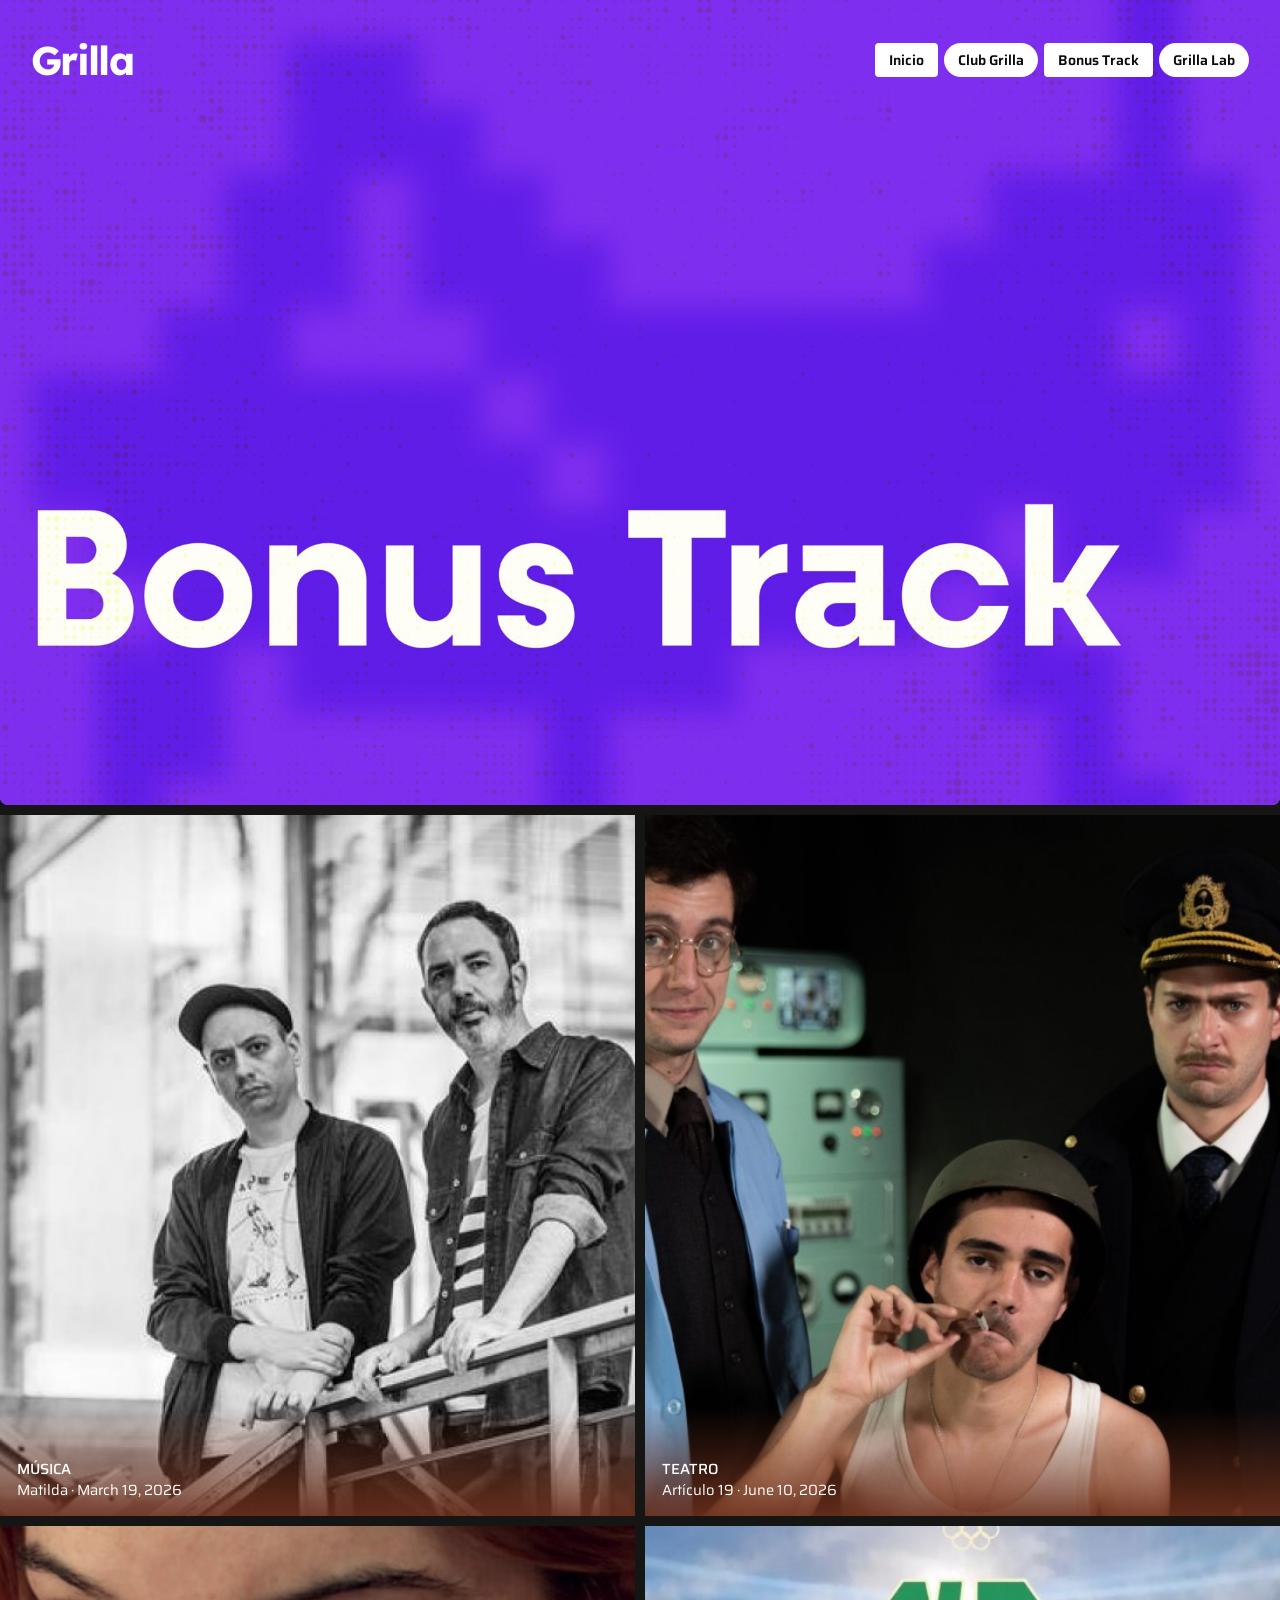
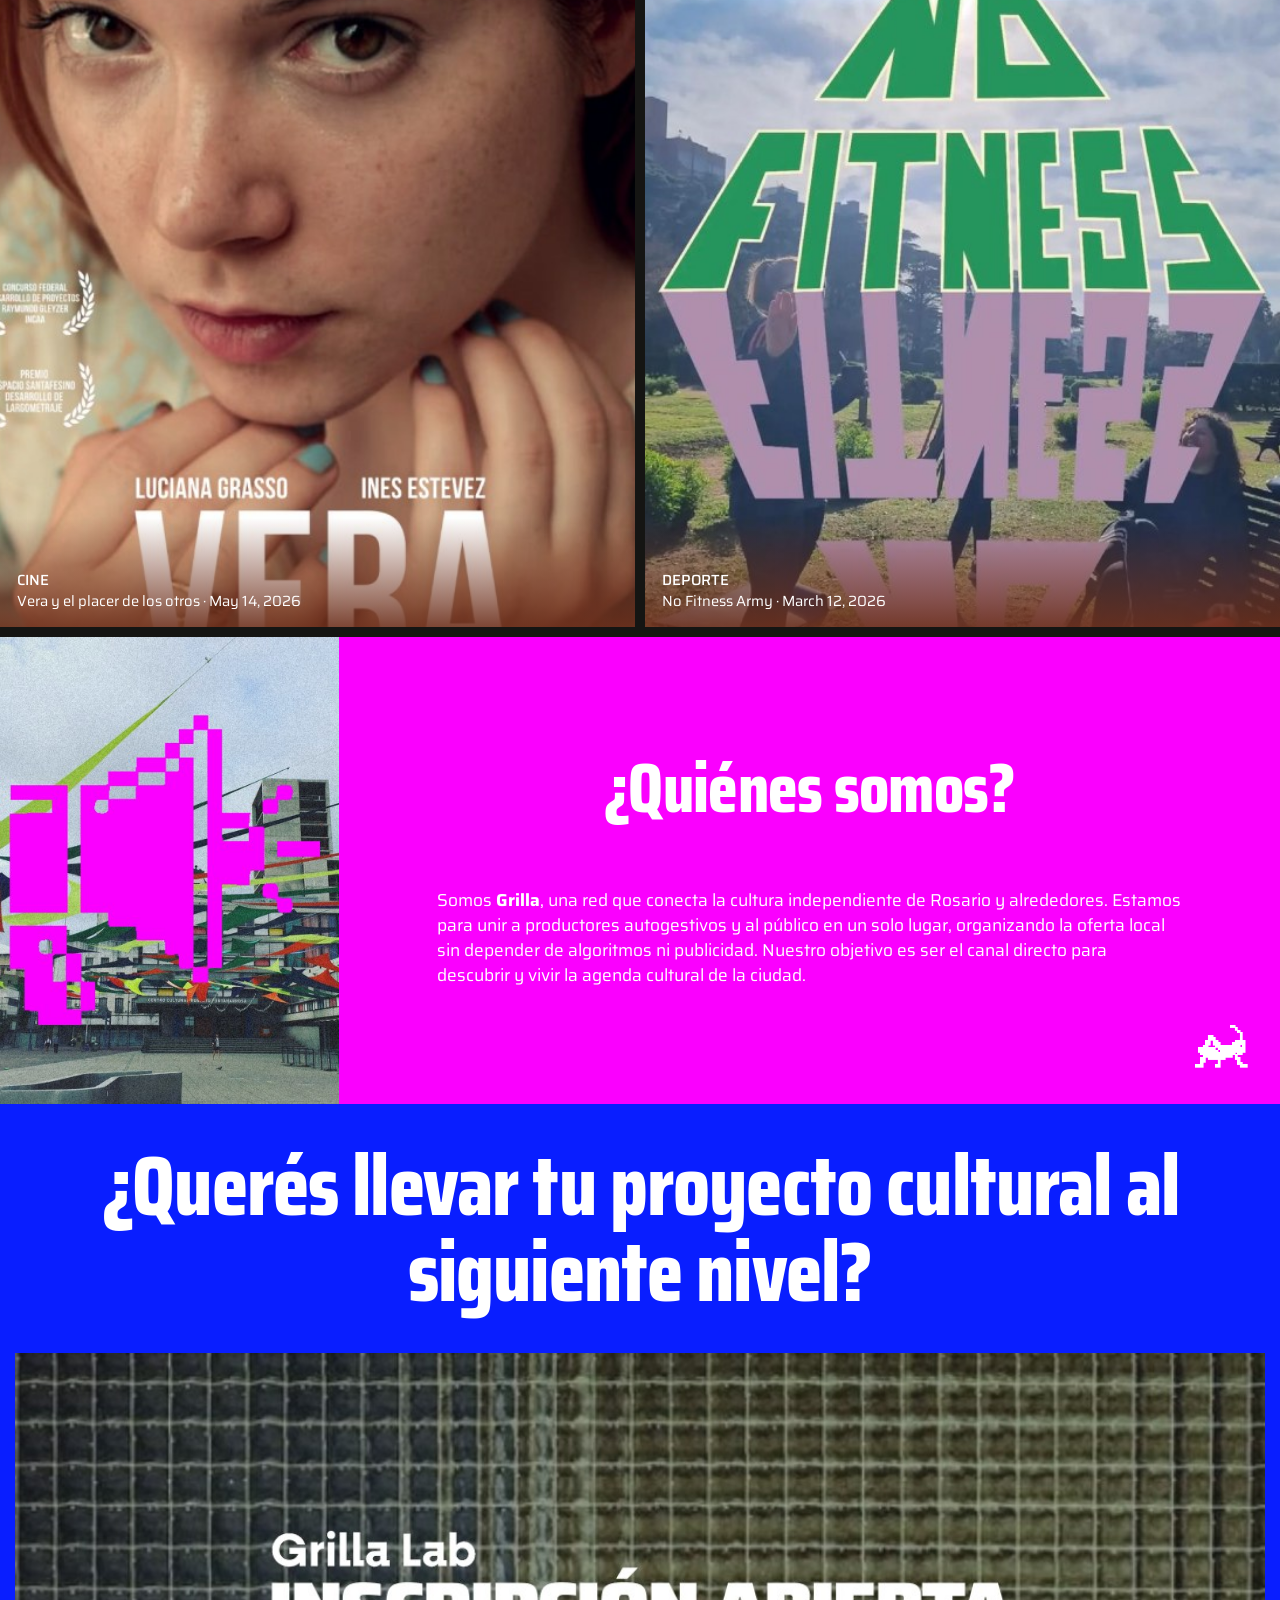
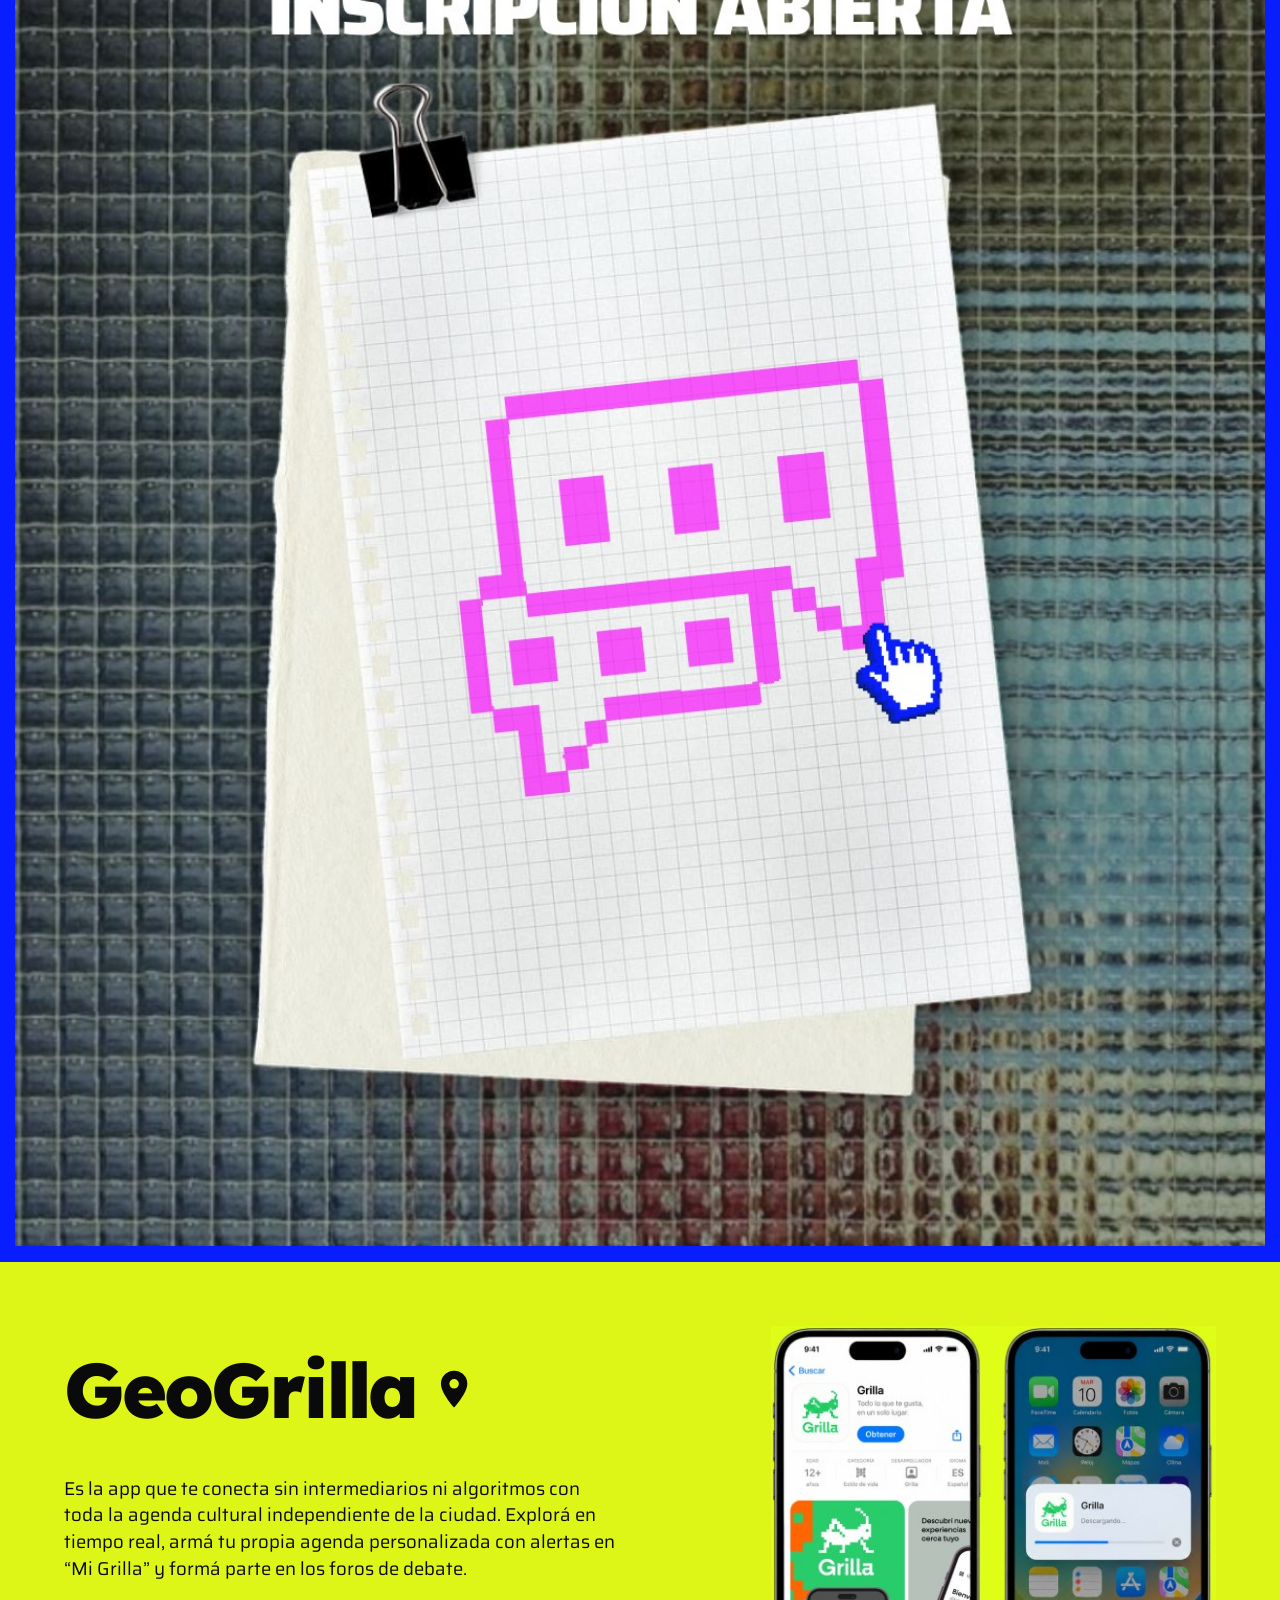
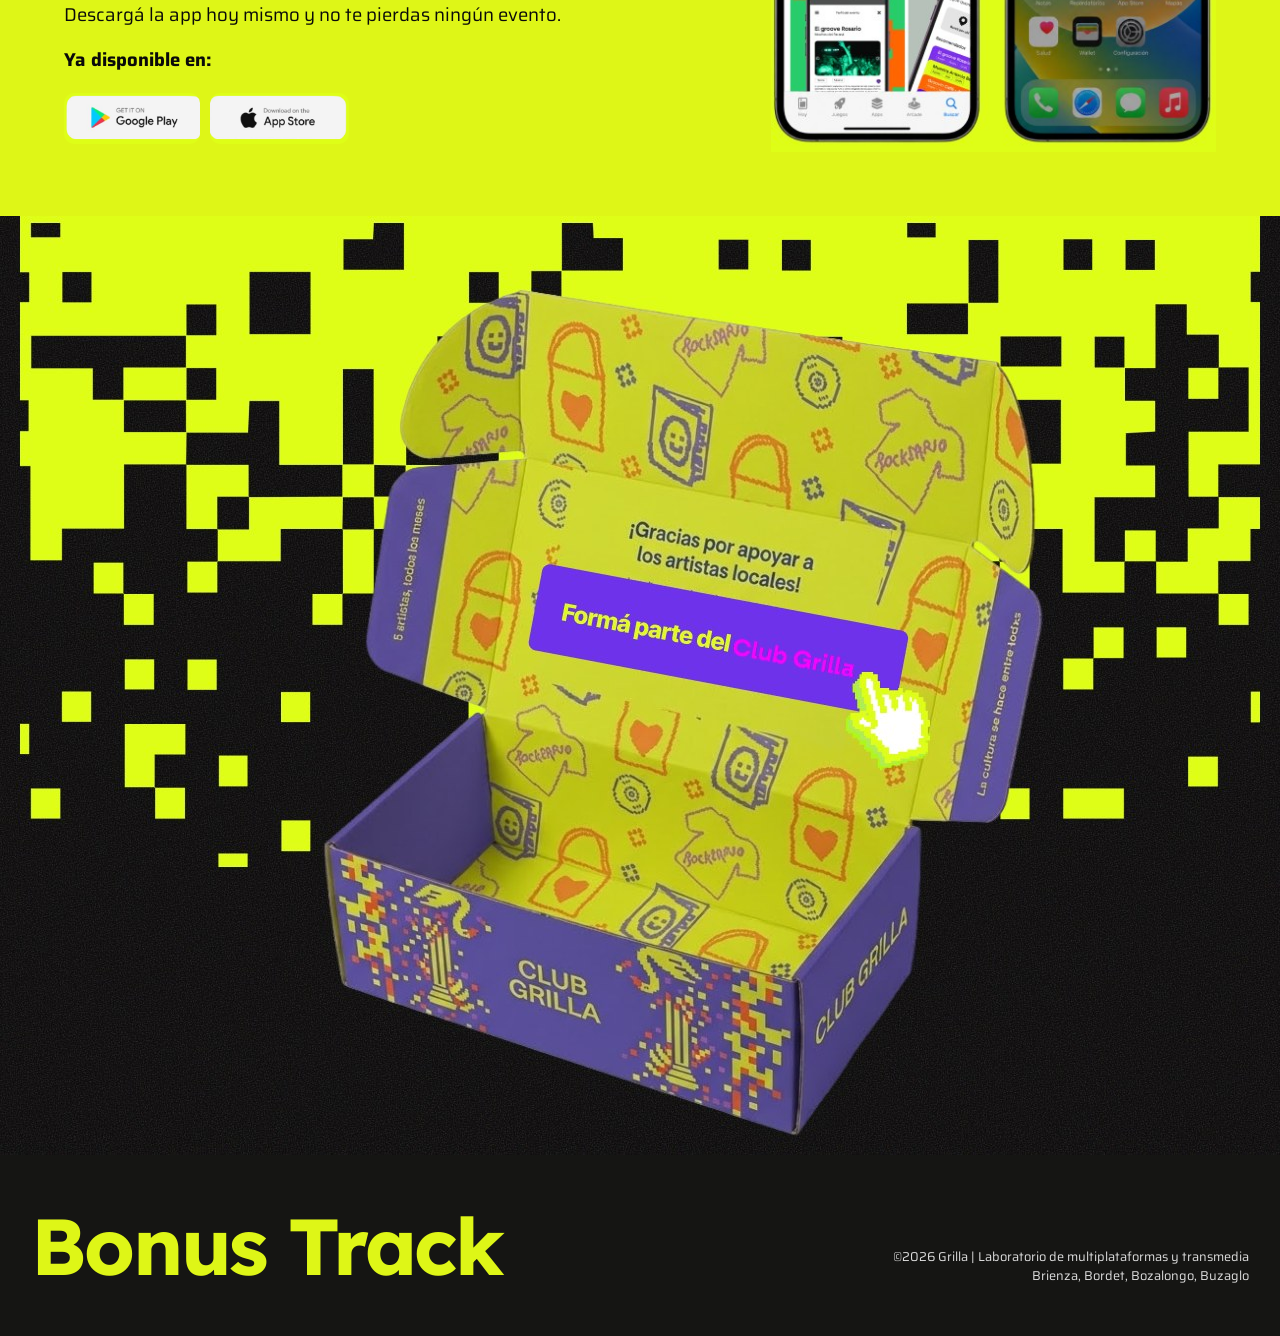
<file: index.html>
<!doctype html><html lang="es"><head><meta charset="utf-8"><meta name="viewport" content="width=device-width,initial-scale=1"><title>Bonus Track | Grilla</title><meta name="description" content="Grilla es la red que conecta la cultura independiente de Rosario y alrededores."><link rel="preconnect" href="https://fonts.googleapis.com"><link rel="preconnect" href="https://fonts.gstatic.com" crossorigin><link href="https://fonts.googleapis.com/css2?family=Lexend:wght@500;600;700;800&family=Saira:wght@400;500;600;700&family=Saira+Condensed:wght@800&display=swap" rel="stylesheet"><link rel="stylesheet" href="styles.css"><link rel="icon" href="assets/favicon.ico" sizes="any"><link rel="icon" type="image/png" sizes="32x32" href="assets/favicon-32.png"><link rel="apple-touch-icon" href="assets/apple-touch-icon.png"></head><body>
<header class="hero" id="inicio"><div class="top"><a class="logo" href="index.html">Grilla</a><nav class="nav" aria-label="Principal"><a href="index.html">Inicio</a><a href="club-grilla.html">Club Grilla</a><a href="bonus-track.html">Bonus Track</a><a href="grilla-lab.html">Grilla Lab</a></nav></div><h1 class="display">Bonus Track</h1></header>
<main><section class="cards" id="bonus-track" aria-label="Historias de Bonus Track"><a class="card" href="matilda.html"><img src="assets/card-matilda.jpg" alt="Los músicos de Matilda apoyados en una baranda"><span class="cap"><b>MÚSICA</b><span>Matilda · March 19, 2026</span></span></a><a class="card" href="articulo-19.html"><img src="assets/card-teatro.jpg" alt="Tres actores de Artículo 19 en escena"><span class="cap"><b>TEATRO</b><span>Artículo 19 · June 10, 2026</span></span></a><a class="card" href="vera.html"><img src="assets/card-vera.jpg" alt="Primer plano de Vera, protagonista de la película"><span class="cap"><b>CINE</b><span>Vera y el placer de los otros · May 14, 2026</span></span></a><a class="card" href="no-fitness.html"><img src="assets/card-nofitness.jpg" alt="Letras gigantes de No Fitness sobre el cielo de Rosario"><span class="cap"><b>DEPORTE</b><span>No Fitness Army · March 12, 2026</span></span></a></section>
<section class="about" aria-labelledby="quienes"><img class="ph" src="assets/about.jpg" alt="Megáfono pixelado sobre el Centro Cultural Parque de España"><div class="t"><h2 class="sec" id="quienes">¿Quiénes somos?</h2><p>Somos <b>Grilla</b>, una red que conecta la cultura independiente de Rosario y alrededores. Estamos para unir a productores autogestivos y al público en un solo lugar, organizando la oferta local sin depender de algoritmos ni publicidad. Nuestro objetivo es ser el canal directo para descubrir y vivir la agenda cultural de la ciudad.</p><img class="grillo" src="assets/icon-grillo.png" alt="Grillo, mascota de Grilla"></div></section>
<section class="lab" id="grilla-lab"><h2 class="sec">¿Querés llevar tu proyecto cultural al siguiente nivel?</h2><a href="grilla-lab.html"><img src="assets/grilla-lab.jpg" alt="Grilla Lab: inscripción abierta" loading="lazy"></a></section>
<section class="geo" id="geogrilla"><div><h2><span>GeoGrilla</span><svg viewBox="0 0 24 24" aria-hidden="true"><path d="M12 1.5a7.5 7.5 0 0 0-7.5 7.5c0 5.4 7.5 13.5 7.5 13.5S19.5 14.4 19.5 9A7.5 7.5 0 0 0 12 1.5zm0 10.2a2.7 2.7 0 1 1 0-5.4 2.7 2.7 0 0 1 0 5.4z" fill="currentColor"/></svg></h2><p>Es la app que te conecta sin intermediarios ni algoritmos con toda la agenda cultural independiente de la ciudad. Explorá en tiempo real, armá tu propia agenda personalizada con alertas en “Mi Grilla” y formá parte en los foros de debate.</p><p>Descargá la app hoy mismo y no te pierdas ningún evento.</p><p><b>Ya disponible en:</b></p><div class="stores"><a href="#" aria-label="Descargar en Google Play"><img src="assets/badge-google.png" alt="Google Play"></a><a href="#" aria-label="Descargar en App Store"><img src="assets/badge-appstore.png" alt="App Store"></a></div></div><img src="assets/geogrilla-phones.jpg" alt="La app de Grilla en dos celulares" loading="lazy"></section>
<a class="club" id="club-grilla" href="club-grilla.html"><img src="assets/club-grilla.jpg" alt="Caja del Club Grilla: formá parte del Club Grilla" loading="lazy"></a></main>
<footer><div class="display">Bonus Track</div><small>©2026 Grilla | Laboratorio de multiplataformas y transmedia<br>Brienza, Bordet, Bozalongo, Buzaglo</small></footer></body></html>
</file>
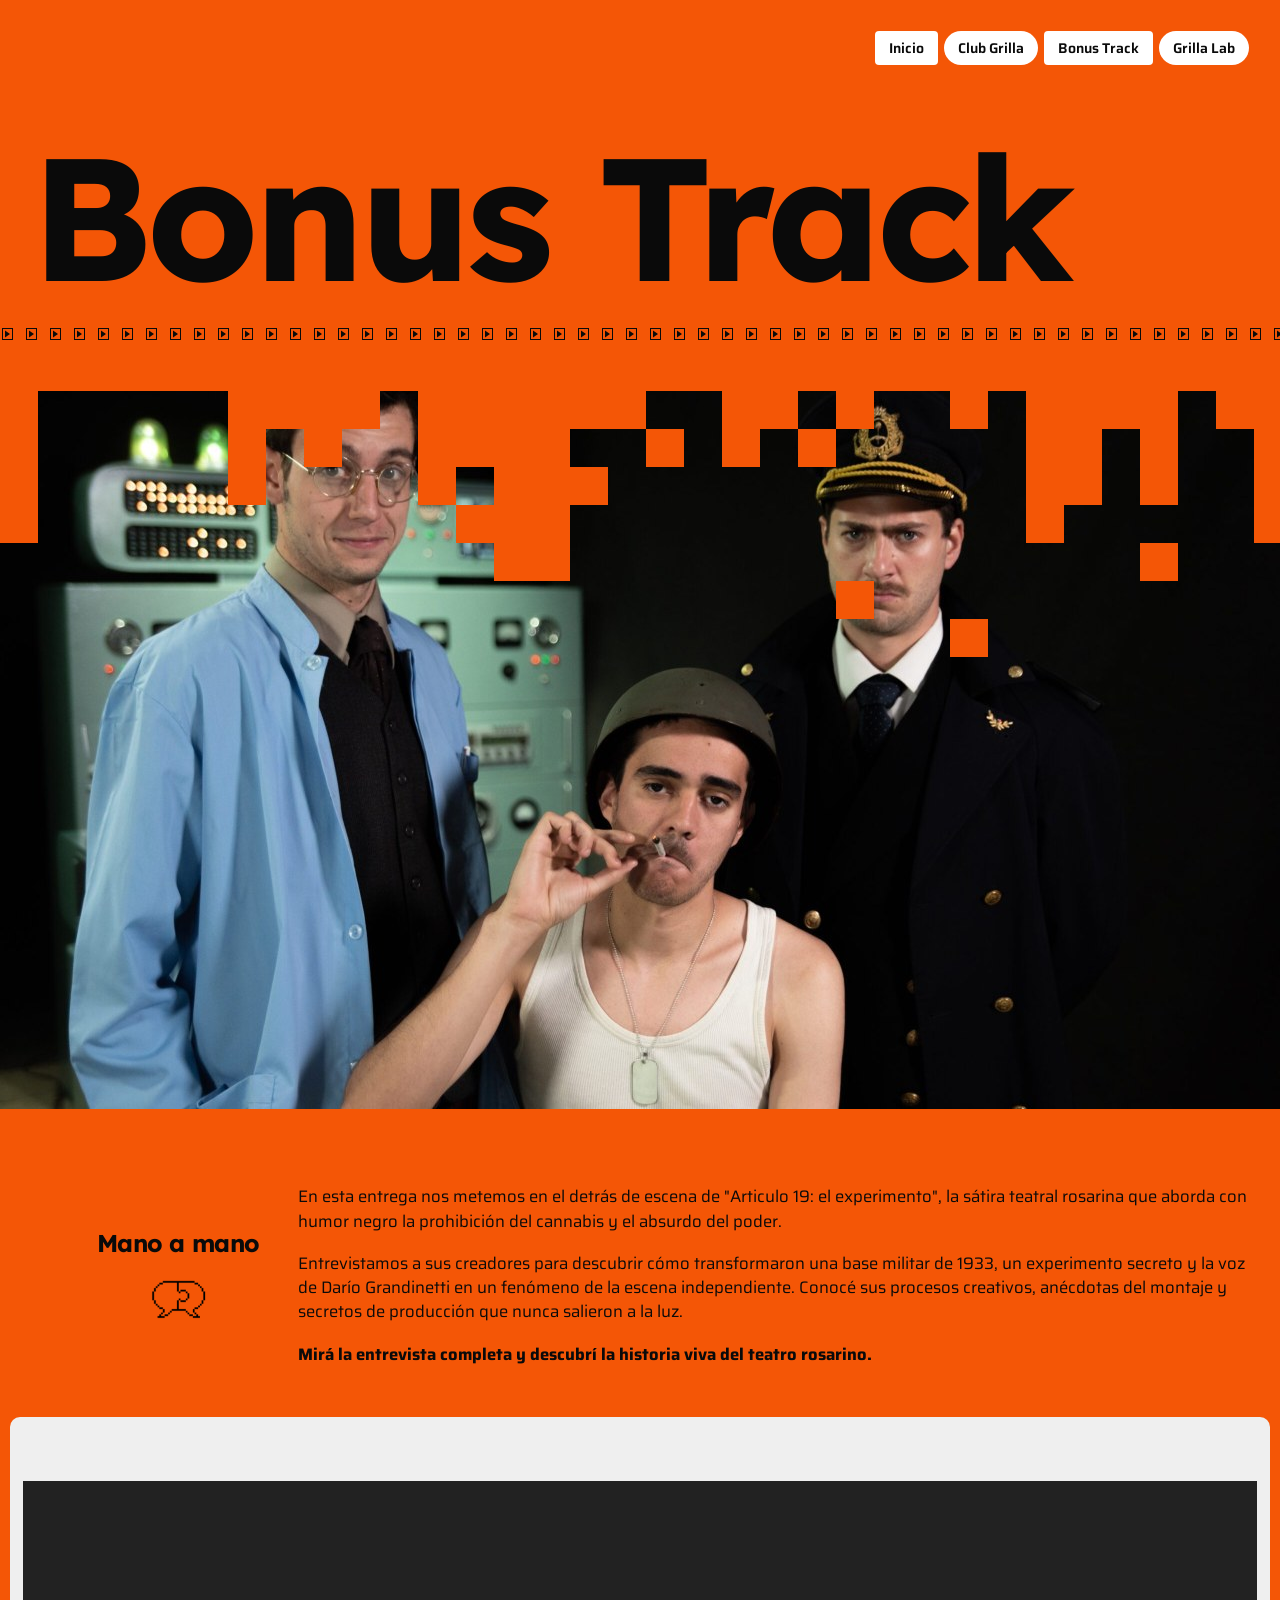
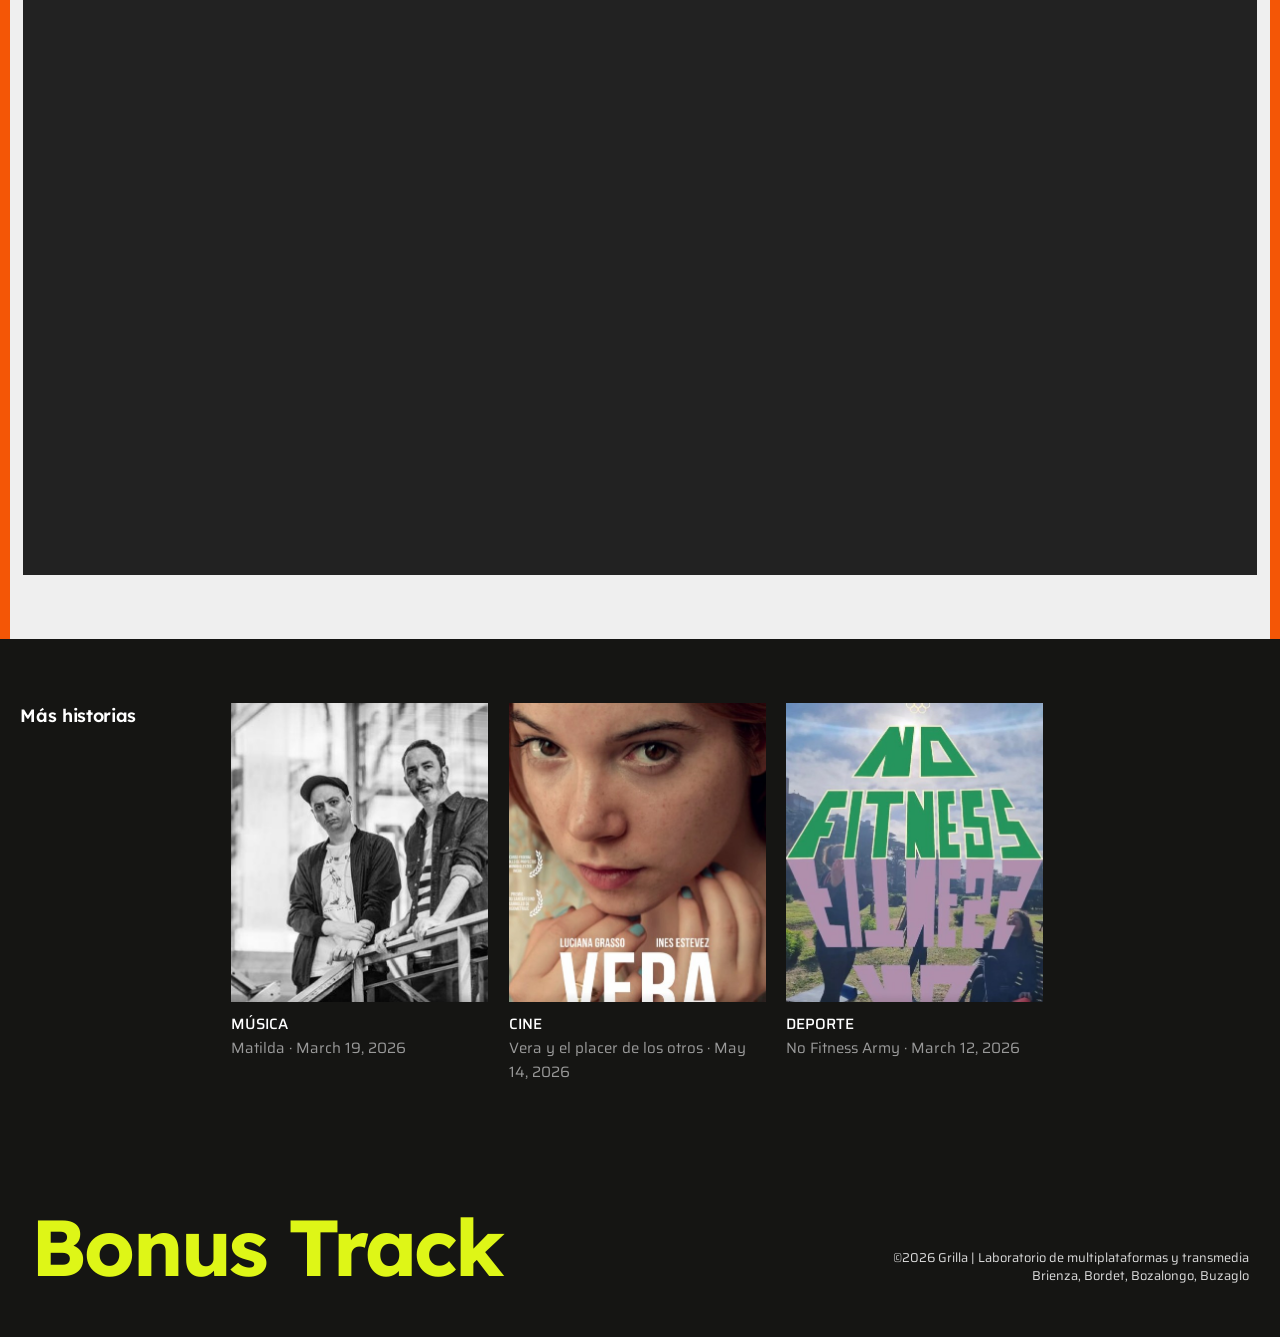
<file: articulo-19.html>
<!doctype html><html lang="es"><head><meta charset="utf-8"><meta name="viewport" content="width=device-width,initial-scale=1"><title>Artículo 19 | Bonus Track · Grilla</title><meta name="description" content="En esta entrega nos metemos en el detrás de escena de "Articulo 19: el experimento", la sátira teatral rosarina que aborda con humor negro la prohibic"><link rel="preconnect" href="https://fonts.googleapis.com"><link rel="preconnect" href="https://fonts.gstatic.com" crossorigin><link href="https://fonts.googleapis.com/css2?family=Lexend:wght@500;600;700;800&family=Saira:wght@400;500;600;700&family=Saira+Condensed:wght@800&display=swap" rel="stylesheet"><link rel="stylesheet" href="styles.css"></head><body>
<main class="story" style="--c:#f45606">
<header class="head"><div class="top"><nav class="nav" aria-label="Principal"><a href="index.html">Inicio</a><a href="club-grilla.html">Club Grilla</a><a href="bonus-track.html" aria-current="true">Bonus Track</a><a href="grilla-lab.html">Grilla Lab</a></nav></div><h1 class="display">Bonus Track</h1><div class="strip" aria-hidden="true"></div>
<img class="hero-img" src="assets/hero-teatro.jpg" alt="Tres actores de Artículo 19 en escena"></header>
<section class="mano"><h2>Mano a mano<img src="assets/icon-mano.png" alt=""></h2><div class="txt"><p>En esta entrega nos metemos en el detrás de escena de "Articulo 19: el experimento", la sátira teatral rosarina que aborda con humor negro la prohibición del cannabis y el absurdo del poder.</p><p>Entrevistamos a sus creadores para descubrir cómo transformaron una base militar de 1933, un experimento secreto y la voz de Darío Grandinetti en un fenómeno de la escena independiente. Conocé sus procesos creativos, anécdotas del montaje y secretos de producción que nunca salieron a la luz.</p><p>Mirá la entrevista completa y descubrí la historia viva del teatro rosarino.</p></div></section>
<section class="video" aria-label="Entrevista completa"><div class="frame" data-youtube="HEunp0G9sqY"></div></section></main>
<section class="more"><h2>Más historias</h2><ul><li><a href="matilda.html"><img src="assets/card-matilda.jpg" alt="" loading="lazy"><b>MÚSICA</b><span>Matilda · March 19, 2026</span></a></li><li><a href="vera.html"><img src="assets/card-vera.jpg" alt="" loading="lazy"><b>CINE</b><span>Vera y el placer de los otros · May 14, 2026</span></a></li><li><a href="no-fitness.html"><img src="assets/card-nofitness.jpg" alt="" loading="lazy"><b>DEPORTE</b><span>No Fitness Army · March 12, 2026</span></a></li></ul></section>
<footer><div class="display">Bonus Track</div><small>©2026 Grilla | Laboratorio de multiplataformas y transmedia<br>Brienza, Bordet, Bozalongo, Buzaglo</small></footer><script src="script.js"></script></body></html>
</file>
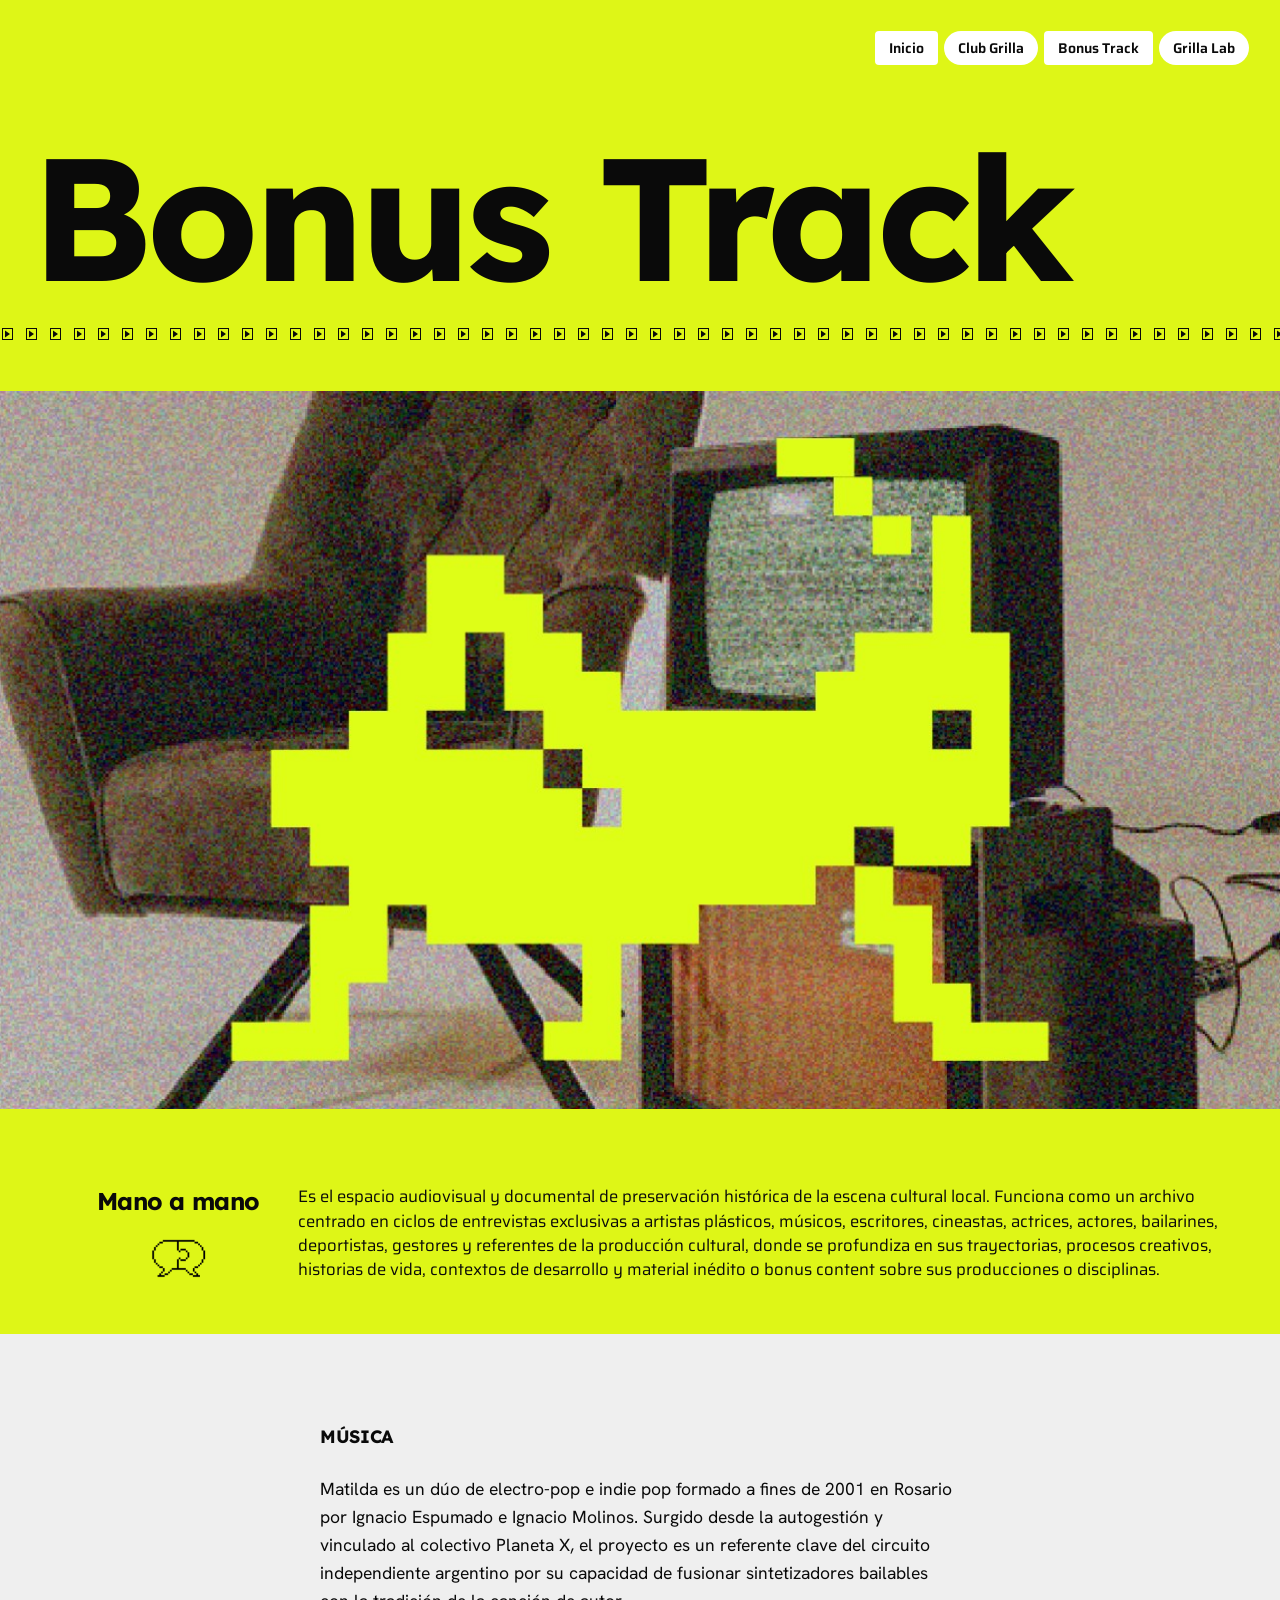
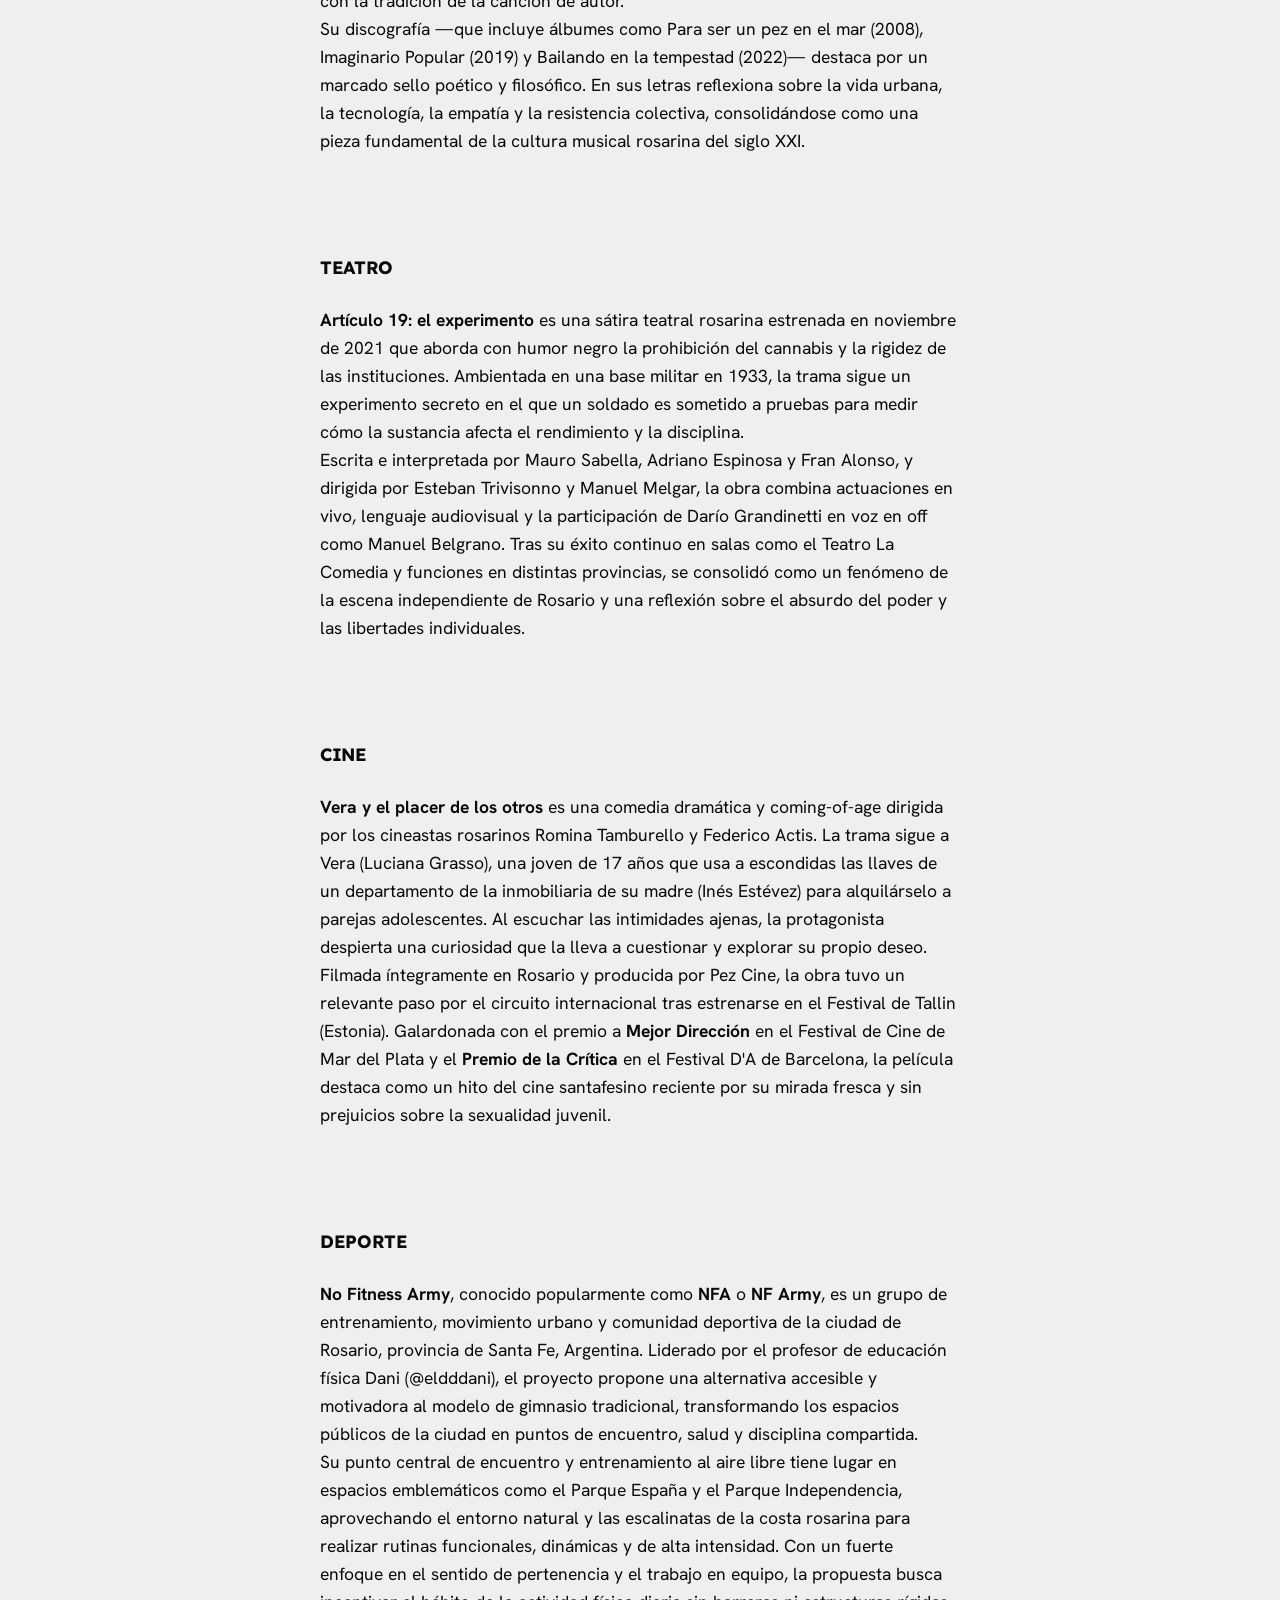
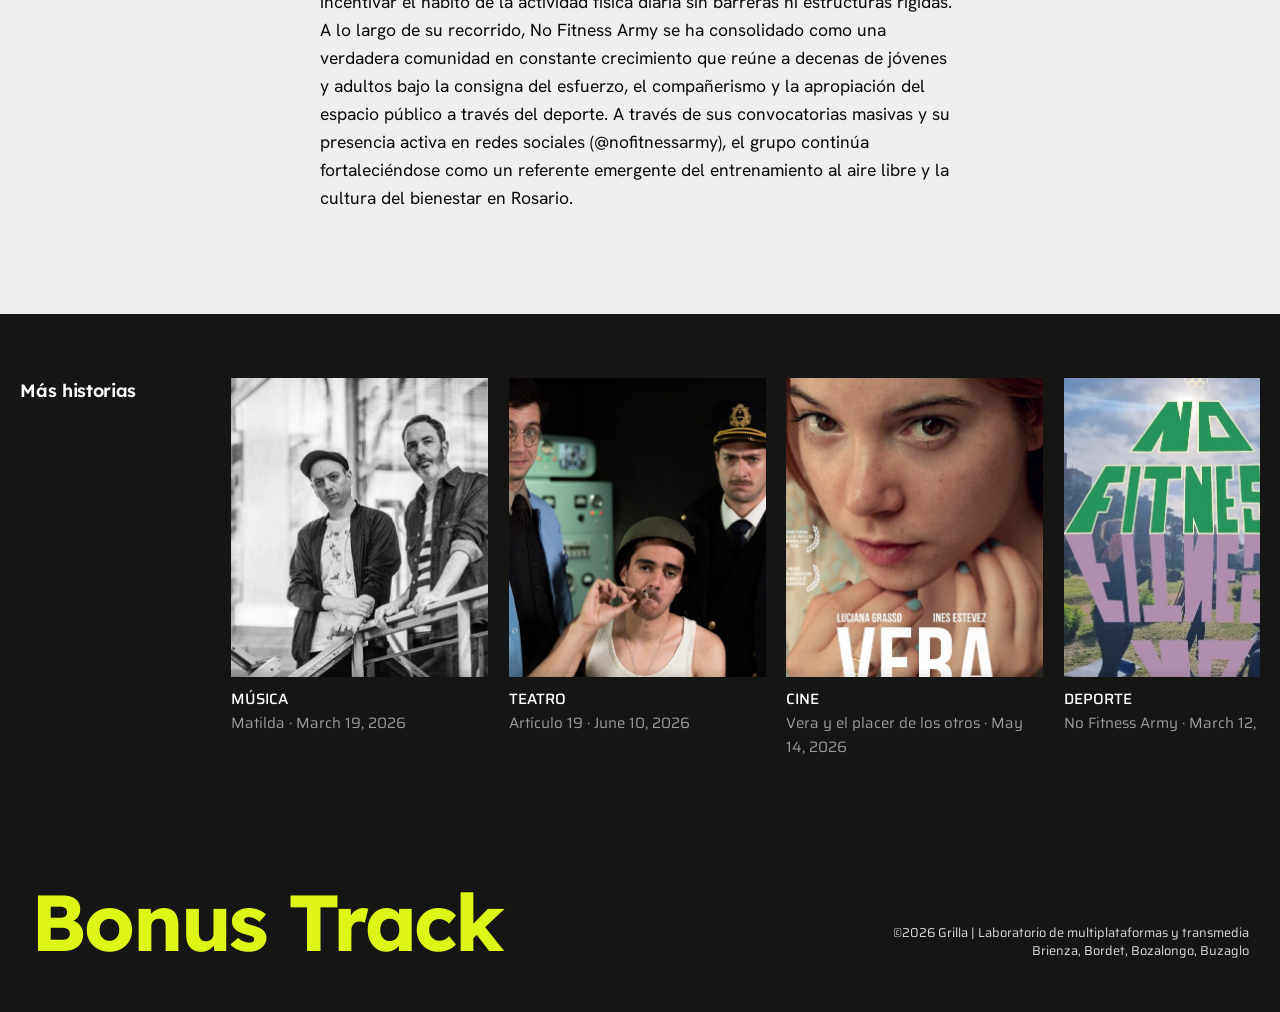
<file: bonus-track.html>
<!doctype html><html lang="es"><head><meta charset="utf-8"><meta name="viewport" content="width=device-width,initial-scale=1"><title>Bonus Track | Grilla</title><meta name="description" content="Bonus Track es el espacio audiovisual y documental de preservación histórica de la escena cultural local."><link rel="preconnect" href="https://fonts.googleapis.com"><link rel="preconnect" href="https://fonts.gstatic.com" crossorigin><link href="https://fonts.googleapis.com/css2?family=Hanken+Grotesk:wght@400;700&family=Lexend:wght@500;600;700;800&family=Saira:wght@400;500;600;700&family=Saira+Condensed:wght@800&display=swap" rel="stylesheet"><link rel="stylesheet" href="styles.css"><link rel="icon" href="assets/favicon.ico" sizes="any"><link rel="icon" type="image/png" sizes="32x32" href="assets/favicon-32.png"><link rel="apple-touch-icon" href="assets/apple-touch-icon.png"></head><body>
<main class="story" style="--c:#def617"><header class="head"><div class="top"><nav class="nav" aria-label="Principal"><a href="index.html">Inicio</a><a href="club-grilla.html">Club Grilla</a><a href="bonus-track.html" aria-current="page">Bonus Track</a><a href="grilla-lab.html">Grilla Lab</a></nav></div><h1 class="display">Bonus Track</h1><div class="strip" aria-hidden="true"></div><img class="hero-img" src="assets/hero-bonustrack.jpg" alt="Un grillo pixelado frente a un sillón y un televisor viejo"></header>
<section class="mano"><h2>Mano a mano<img src="assets/icon-mano.png" alt=""></h2><div class="txt only"><p>Es el espacio audiovisual y documental de preservación histórica de la escena cultural local. Funciona como un archivo centrado en ciclos de entrevistas exclusivas a artistas plásticos, músicos, escritores, cineastas, actrices, actores, bailarines, deportistas, gestores y referentes de la producción cultural, donde se profundiza en sus trayectorias, procesos creativos, historias de vida, contextos de desarrollo y material inédito o bonus content sobre sus producciones o disciplinas.</p></div></section></main>
<section class="grey" aria-label="Historias"><div class="col"><section><h3><a href="matilda.html">MÚSICA</a></h3><p>Matilda es un dúo de electro-pop e indie pop formado a fines de 2001 en Rosario por Ignacio Espumado e Ignacio Molinos. Surgido desde la autogestión y vinculado al colectivo Planeta X, el proyecto es un referente clave del circuito independiente argentino por su capacidad de fusionar sintetizadores bailables con la tradición de la canción de autor.</p><p>Su discografía —que incluye álbumes como Para ser un pez en el mar (2008), Imaginario Popular (2019) y Bailando en la tempestad (2022)— destaca por un marcado sello poético y filosófico. En sus letras reflexiona sobre la vida urbana, la tecnología, la empatía y la resistencia colectiva, consolidándose como una pieza fundamental de la cultura musical rosarina del siglo XXI.</p></section><section><h3><a href="articulo-19.html">TEATRO</a></h3><p><b>Artículo 19: el experimento</b> es una sátira teatral rosarina estrenada en noviembre de 2021 que aborda con humor negro la prohibición del cannabis y la rigidez de las instituciones. Ambientada en una base militar en 1933, la trama sigue un experimento secreto en el que un soldado es sometido a pruebas para medir cómo la sustancia afecta el rendimiento y la disciplina.</p><p>Escrita e interpretada por Mauro Sabella, Adriano Espinosa y Fran Alonso, y dirigida por Esteban Trivisonno y Manuel Melgar, la obra combina actuaciones en vivo, lenguaje audiovisual y la participación de Darío Grandinetti en voz en off como Manuel Belgrano. Tras su éxito continuo en salas como el Teatro La Comedia y funciones en distintas provincias, se consolidó como un fenómeno de la escena independiente de Rosario y una reflexión sobre el absurdo del poder y las libertades individuales.</p></section><section><h3><a href="vera.html">CINE</a></h3><p><b>Vera y el placer de los otros</b> es una comedia dramática y coming-of-age dirigida por los cineastas rosarinos Romina Tamburello y Federico Actis. La trama sigue a Vera (Luciana Grasso), una joven de 17 años que usa a escondidas las llaves de un departamento de la inmobiliaria de su madre (Inés Estévez) para alquilárselo a parejas adolescentes. Al escuchar las intimidades ajenas, la protagonista despierta una curiosidad que la lleva a cuestionar y explorar su propio deseo.</p><p>Filmada íntegramente en Rosario y producida por Pez Cine, la obra tuvo un relevante paso por el circuito internacional tras estrenarse en el Festival de Tallin (Estonia). Galardonada con el premio a <b>Mejor Dirección</b> en el Festival de Cine de Mar del Plata y el <b>Premio de la Crítica</b> en el Festival D'A de Barcelona, la película destaca como un hito del cine santafesino reciente por su mirada fresca y sin prejuicios sobre la sexualidad juvenil.</p></section><section><h3><a href="no-fitness.html">DEPORTE</a></h3><p><b>No Fitness Army</b>, conocido popularmente como <b>NFA</b> o <b>NF Army</b>, es un grupo de entrenamiento, movimiento urbano y comunidad deportiva de la ciudad de Rosario, provincia de Santa Fe, Argentina. Liderado por el profesor de educación física Dani (@eldddani), el proyecto propone una alternativa accesible y motivadora al modelo de gimnasio tradicional, transformando los espacios públicos de la ciudad en puntos de encuentro, salud y disciplina compartida.</p><p>Su punto central de encuentro y entrenamiento al aire libre tiene lugar en espacios emblemáticos como el Parque España y el Parque Independencia, aprovechando el entorno natural y las escalinatas de la costa rosarina para realizar rutinas funcionales, dinámicas y de alta intensidad. Con un fuerte enfoque en el sentido de pertenencia y el trabajo en equipo, la propuesta busca incentivar el hábito de la actividad física diaria sin barreras ni estructuras rígidas.</p><p>A lo largo de su recorrido, No Fitness Army se ha consolidado como una verdadera comunidad en constante crecimiento que reúne a decenas de jóvenes y adultos bajo la consigna del esfuerzo, el compañerismo y la apropiación del espacio público a través del deporte. A través de sus convocatorias masivas y su presencia activa en redes sociales (@nofitnessarmy), el grupo continúa fortaleciéndose como un referente emergente del entrenamiento al aire libre y la cultura del bienestar en Rosario.</p></section></div></section>
<section class="more"><h2>Más historias</h2><ul><li><a href="matilda.html"><img src="assets/card-matilda.jpg" alt="" loading="lazy"><b>MÚSICA</b><span>Matilda · March 19, 2026</span></a></li><li><a href="articulo-19.html"><img src="assets/card-teatro.jpg" alt="" loading="lazy"><b>TEATRO</b><span>Artículo 19 · June 10, 2026</span></a></li><li><a href="vera.html"><img src="assets/card-vera.jpg" alt="" loading="lazy"><b>CINE</b><span>Vera y el placer de los otros · May 14, 2026</span></a></li><li><a href="no-fitness.html"><img src="assets/card-nofitness.jpg" alt="" loading="lazy"><b>DEPORTE</b><span>No Fitness Army · March 12, 2026</span></a></li></ul></section><footer><div class="display">Bonus Track</div><small>©2026 Grilla | Laboratorio de multiplataformas y transmedia<br>Brienza, Bordet, Bozalongo, Buzaglo</small></footer></body></html>
</file>
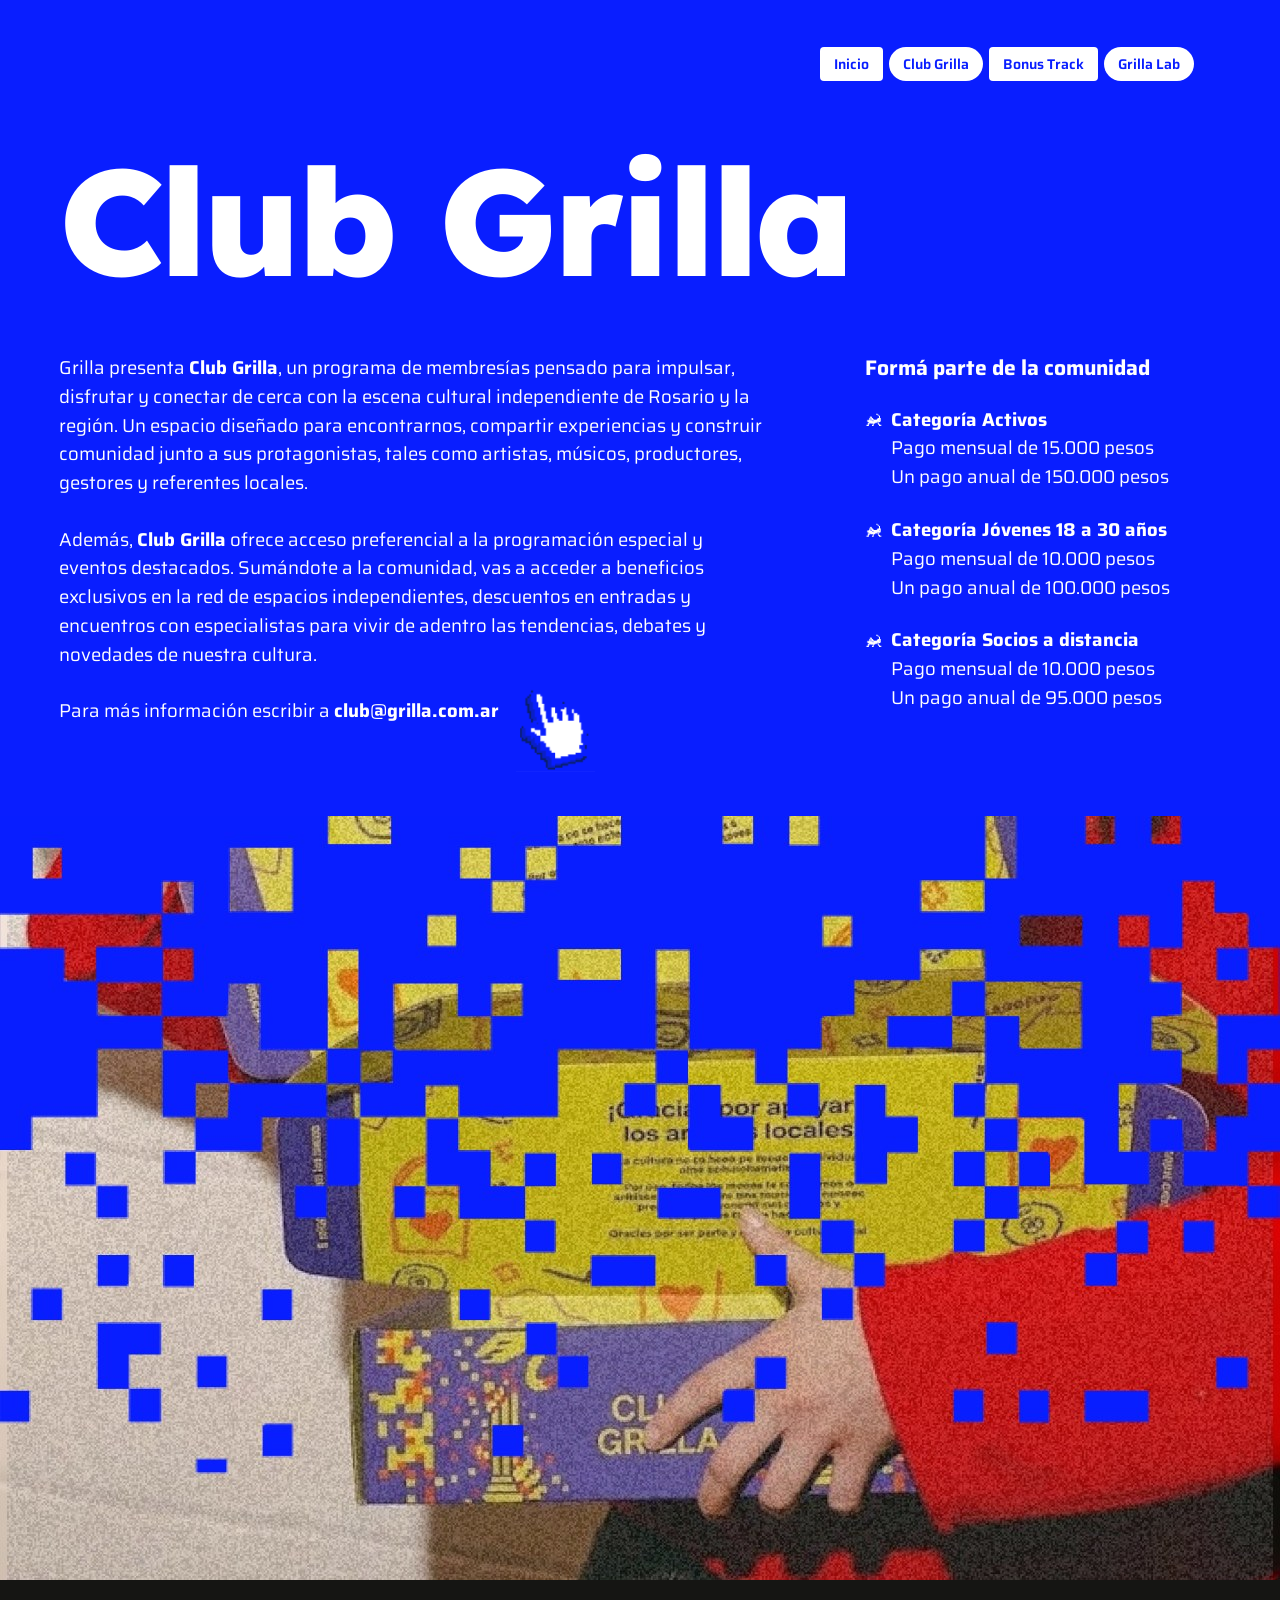
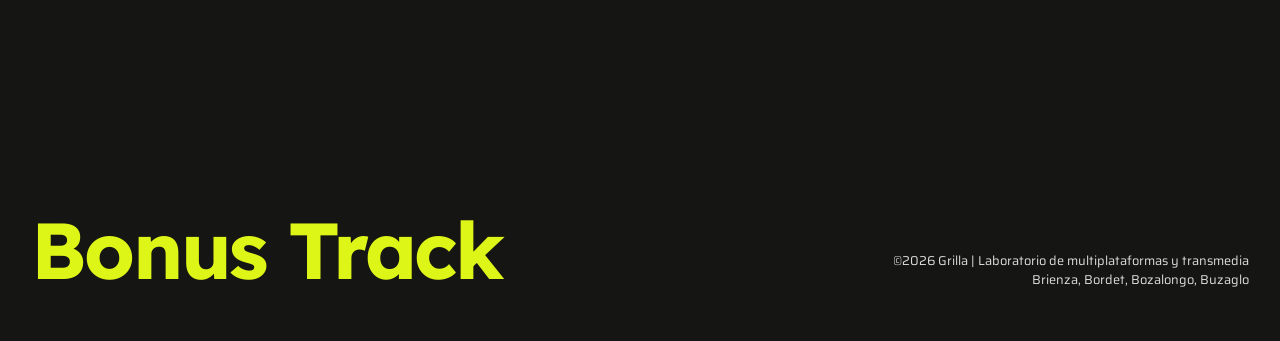
<file: club-grilla.html>
<!doctype html><html lang="es"><head><meta charset="utf-8"><meta name="viewport" content="width=device-width,initial-scale=1"><title>Club Grilla | Grilla</title><meta name="description" content="Club Grilla es el programa de membresías para impulsar y conectar con la escena cultural independiente de Rosario y la región."><link rel="preconnect" href="https://fonts.googleapis.com"><link rel="preconnect" href="https://fonts.gstatic.com" crossorigin><link href="https://fonts.googleapis.com/css2?family=Hanken+Grotesk:wght@400;700&family=Lexend:wght@500;600;700;800&family=Saira:wght@400;500;600;700&family=Saira+Condensed:wght@800&display=swap" rel="stylesheet"><link rel="stylesheet" href="styles.css"><link rel="icon" href="assets/favicon.ico" sizes="any"><link rel="icon" type="image/png" sizes="32x32" href="assets/favicon-32.png"><link rel="apple-touch-icon" href="assets/apple-touch-icon.png"></head><body>
<main class="page" style="--c:#091eff"><header><div class="top"><nav class="nav" aria-label="Principal"><a href="index.html">Inicio</a><a href="club-grilla.html" aria-current="page">Club Grilla</a><a href="bonus-track.html">Bonus Track</a><a href="grilla-lab.html">Grilla Lab</a></nav></div><h1 class="display">Club Grilla</h1></header>
<section class="info"><div><p>Grilla presenta <b>Club Grilla</b>, un programa de membresías pensado para impulsar, disfrutar y conectar de cerca con la escena cultural independiente de Rosario y la región. Un espacio diseñado para encontrarnos, compartir experiencias y construir comunidad junto a sus protagonistas, tales como artistas, músicos, productores, gestores y referentes locales.</p><p>Además, <b>Club Grilla</b> ofrece acceso preferencial a la programación especial y eventos destacados. Sumándote a la comunidad, vas a acceder a beneficios exclusivos en la red de espacios independientes, descuentos en entradas y encuentros con especialistas para vivir de adentro las tendencias, debates y novedades de nuestra cultura.</p><p>Para más información escribir a <span class="mailwrap"><a class="mail" href="mailto:club@grilla.com.ar">club@grilla.com.ar</a><img class="hand" src="assets/hand-blue.png" alt=""></span></p></div>
<aside><h2>Formá parte de la comunidad</h2><div class="cat"><b><img src="assets/icon-grillo.png" alt="">Categoría Activos</b><span>Pago mensual de 15.000 pesos</span><span>Un pago anual de 150.000 pesos</span></div><div class="cat"><b><img src="assets/icon-grillo.png" alt="">Categoría Jóvenes 18 a 30 años</b><span>Pago mensual de 10.000 pesos</span><span>Un pago anual de 100.000 pesos</span></div><div class="cat"><b><img src="assets/icon-grillo.png" alt="">Categoría Socios a distancia</b><span>Pago mensual de 10.000 pesos</span><span>Un pago anual de 95.000 pesos</span></div></aside></section>
<img class="pix" src="assets/club-pixel.jpg" alt="Una persona sostiene la caja del Club Grilla"></main><footer><div class="display">Bonus Track</div><small>©2026 Grilla | Laboratorio de multiplataformas y transmedia<br>Brienza, Bordet, Bozalongo, Buzaglo</small></footer></body></html>
</file>
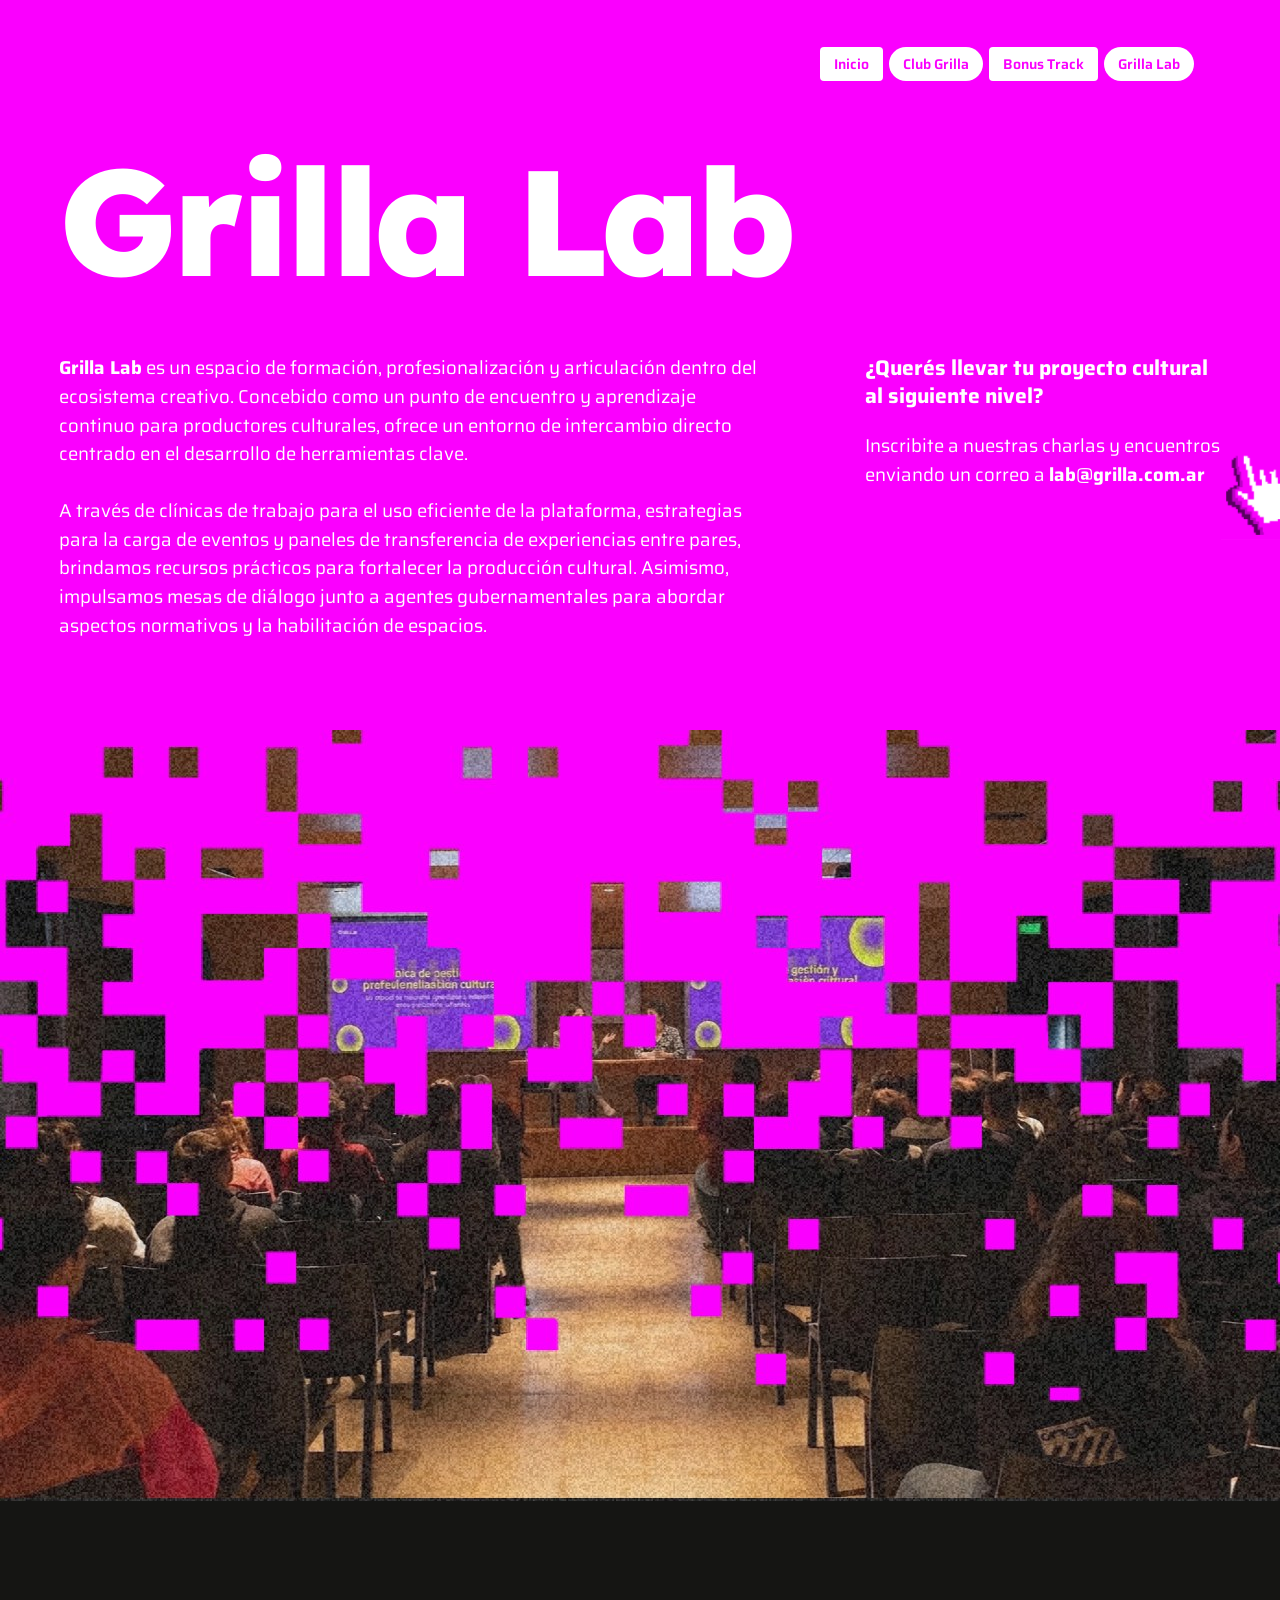
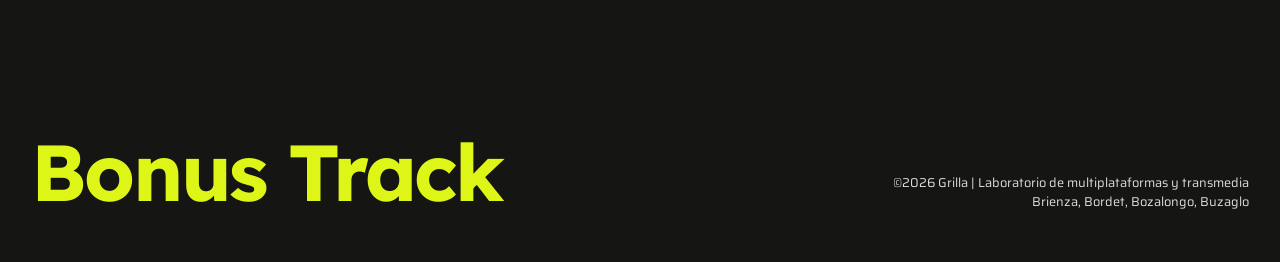
<file: grilla-lab.html>
<!doctype html><html lang="es"><head><meta charset="utf-8"><meta name="viewport" content="width=device-width,initial-scale=1"><title>Grilla Lab | Grilla</title><meta name="description" content="Grilla Lab es el espacio de formación y articulación para productores culturales de Rosario."><link rel="preconnect" href="https://fonts.googleapis.com"><link rel="preconnect" href="https://fonts.gstatic.com" crossorigin><link href="https://fonts.googleapis.com/css2?family=Hanken+Grotesk:wght@400;700&family=Lexend:wght@500;600;700;800&family=Saira:wght@400;500;600;700&family=Saira+Condensed:wght@800&display=swap" rel="stylesheet"><link rel="stylesheet" href="styles.css"><link rel="icon" href="assets/favicon.ico" sizes="any"><link rel="icon" type="image/png" sizes="32x32" href="assets/favicon-32.png"><link rel="apple-touch-icon" href="assets/apple-touch-icon.png"></head><body>
<main class="page" style="--c:#fa00fe"><header><div class="top"><nav class="nav" aria-label="Principal"><a href="index.html">Inicio</a><a href="club-grilla.html">Club Grilla</a><a href="bonus-track.html">Bonus Track</a><a href="grilla-lab.html" aria-current="page">Grilla Lab</a></nav></div><h1 class="display">Grilla Lab</h1></header>
<section class="info"><div><p><b>Grilla Lab</b> es un espacio de formación, profesionalización y articulación dentro del ecosistema creativo. Concebido como un punto de encuentro y aprendizaje continuo para productores culturales, ofrece un entorno de intercambio directo centrado en el desarrollo de herramientas clave.</p><p>A través de clínicas de trabajo para el uso eficiente de la plataforma, estrategias para la carga de eventos y paneles de transferencia de experiencias entre pares, brindamos recursos prácticos para fortalecer la producción cultural. Asimismo, impulsamos mesas de diálogo junto a agentes gubernamentales para abordar aspectos normativos y la habilitación de espacios.</p></div>
<aside><h2>¿Querés llevar tu proyecto cultural al siguiente nivel?</h2><p>Inscribite a nuestras charlas y encuentros enviando un correo a <span class="mailwrap"><a class="mail" href="mailto:lab@grilla.com.ar">lab@grilla.com.ar</a><img class="hand" src="assets/hand-magenta.png" alt=""></span></p></aside></section>
<img class="pix" src="assets/lab-pixel.jpg" alt="Público sentado en una charla de Grilla Lab"></main><footer><div class="display">Bonus Track</div><small>©2026 Grilla | Laboratorio de multiplataformas y transmedia<br>Brienza, Bordet, Bozalongo, Buzaglo</small></footer></body></html>
</file>
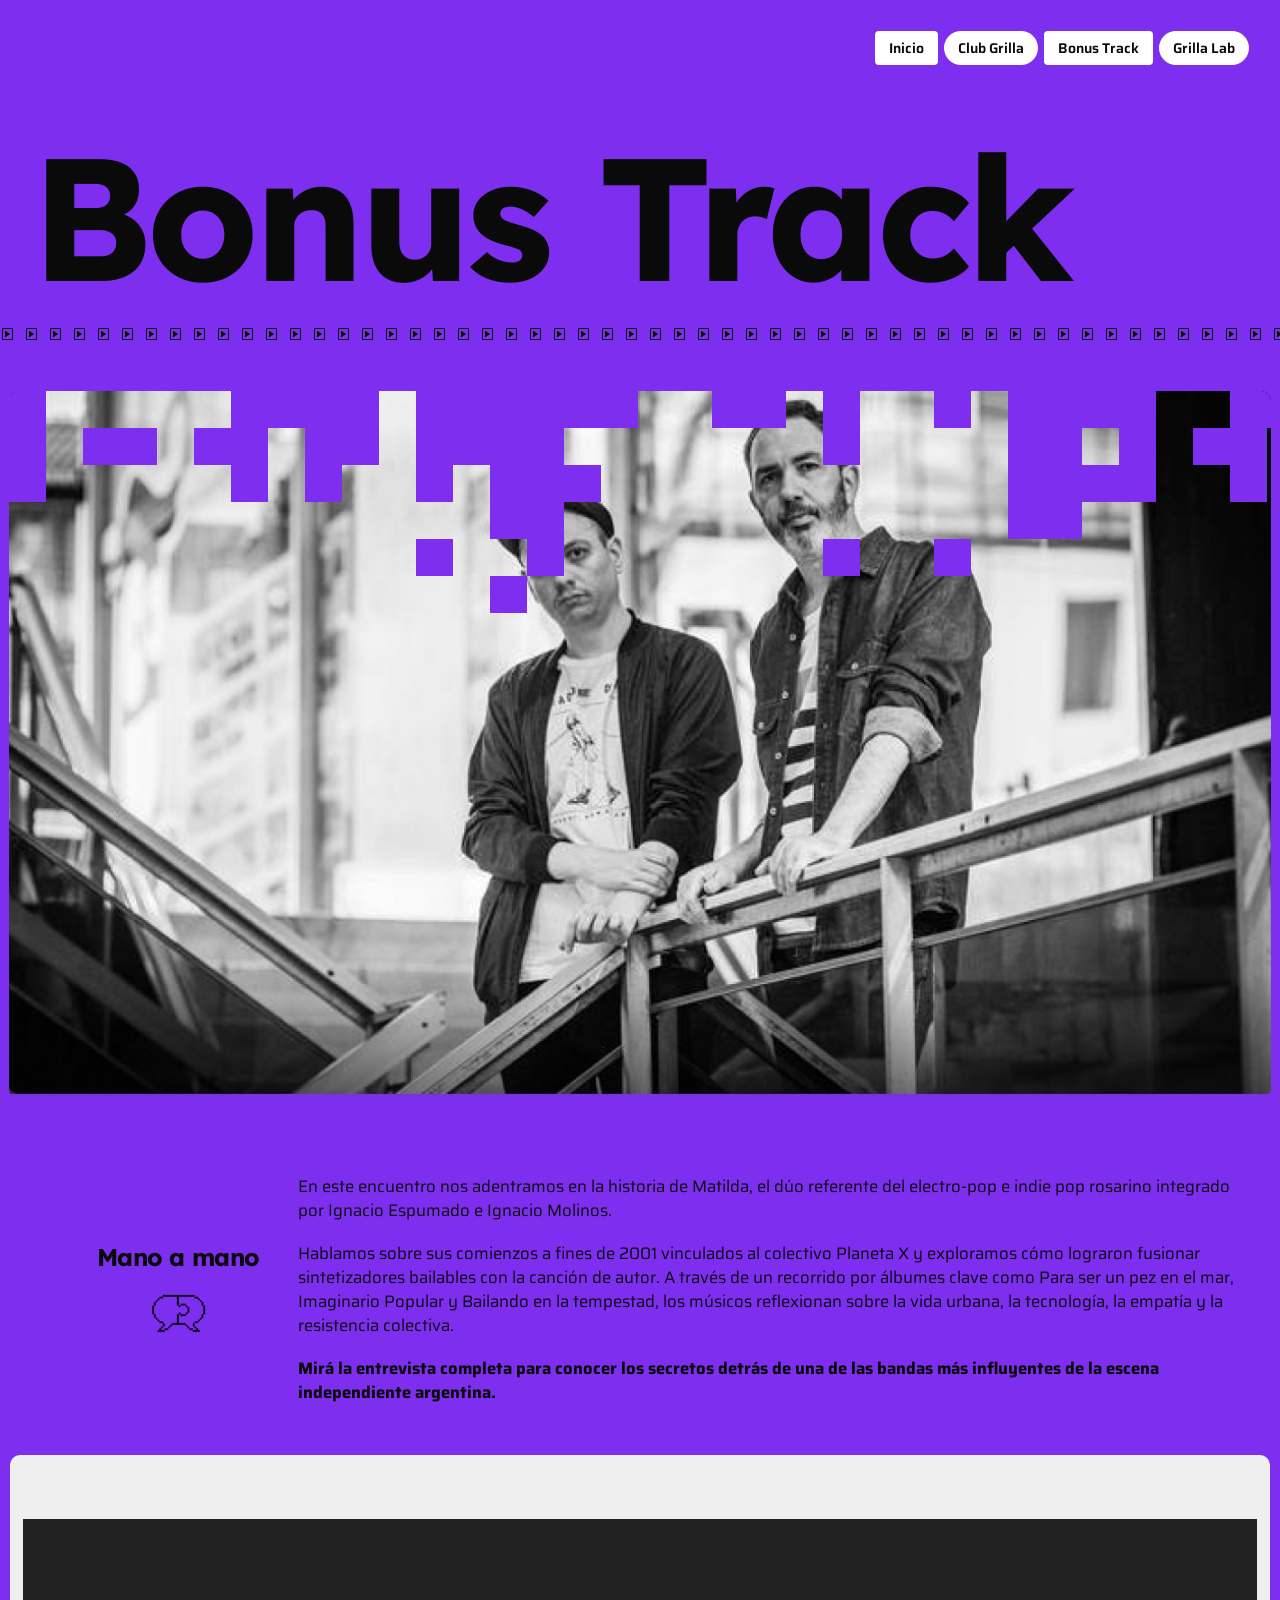
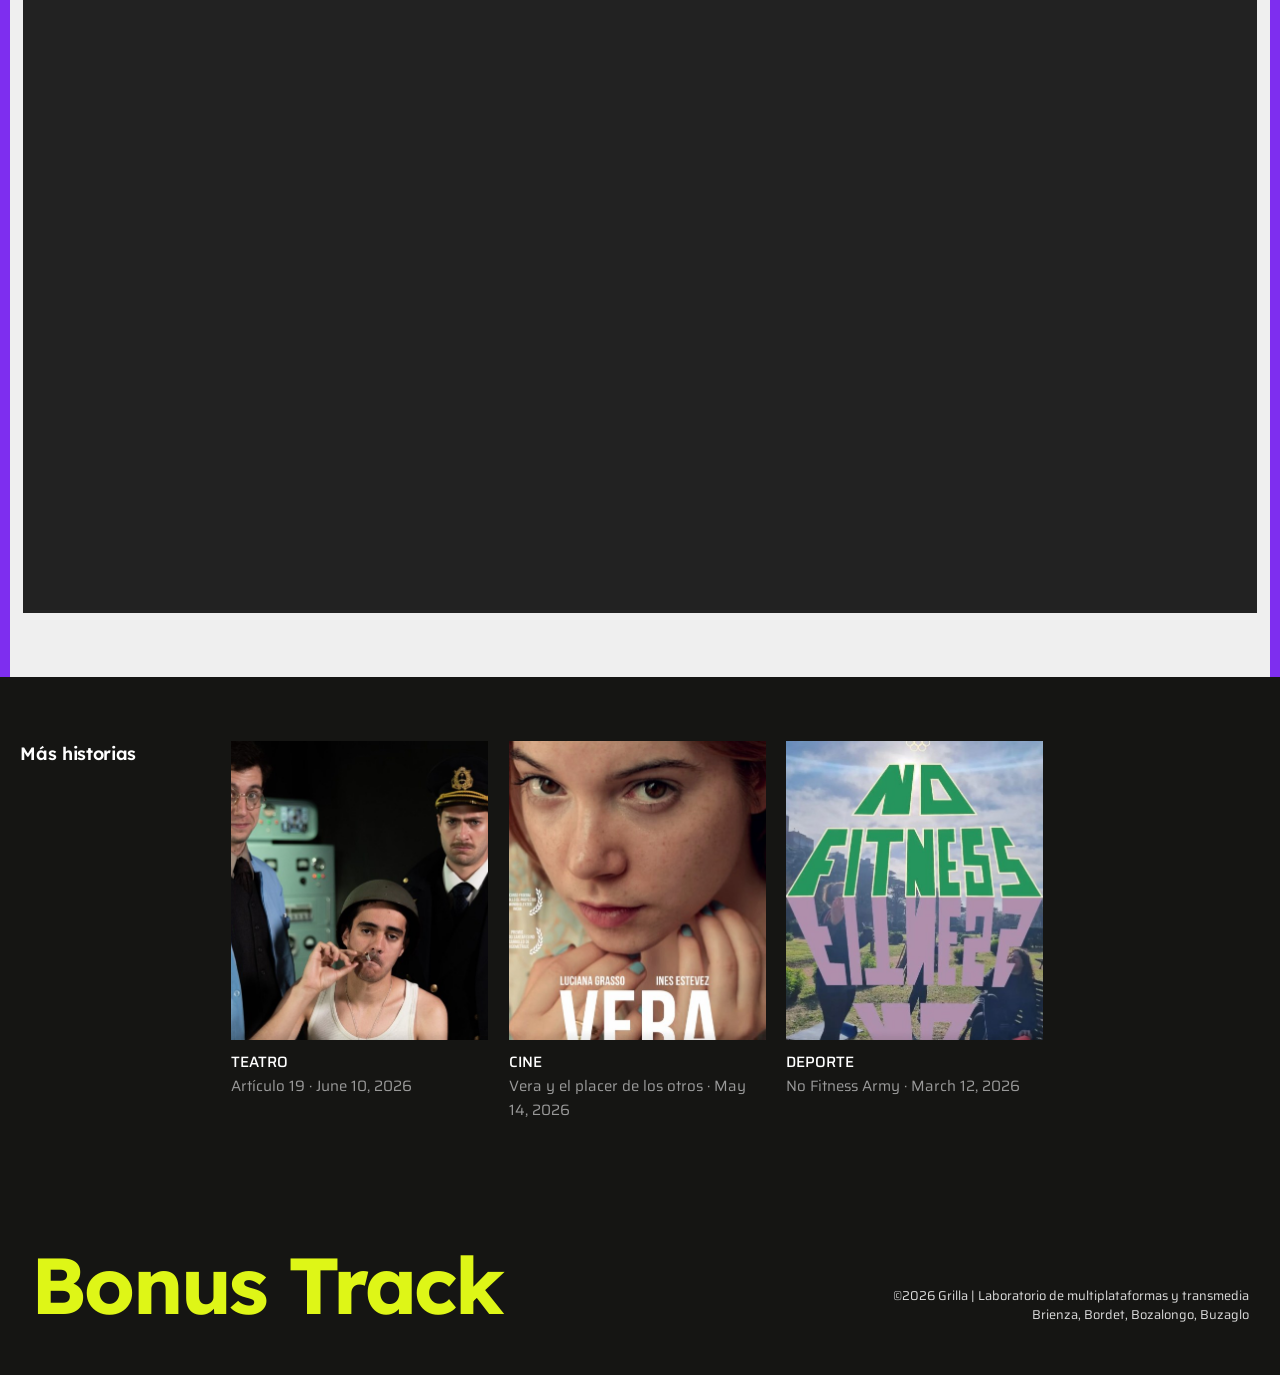
<file: matilda.html>
<!doctype html><html lang="es"><head><meta charset="utf-8"><meta name="viewport" content="width=device-width,initial-scale=1"><title>Matilda · entrevista | Bonus Track · Grilla</title><meta name="description" content="En este encuentro nos adentramos en la historia de Matilda, el dúo referente del electro-pop e indie pop rosarino integrado por Ignacio Espumado e Ign"><link rel="preconnect" href="https://fonts.googleapis.com"><link rel="preconnect" href="https://fonts.gstatic.com" crossorigin><link href="https://fonts.googleapis.com/css2?family=Lexend:wght@500;600;700;800&family=Saira:wght@400;500;600;700&family=Saira+Condensed:wght@800&display=swap" rel="stylesheet"><link rel="stylesheet" href="styles.css"></head><body>
<main class="story" style="--c:#7e2eef">
<header class="head"><div class="top"><nav class="nav" aria-label="Principal"><a href="index.html">Inicio</a><a href="club-grilla.html">Club Grilla</a><a href="bonus-track.html" aria-current="true">Bonus Track</a><a href="grilla-lab.html">Grilla Lab</a></nav></div><h1 class="display">Bonus Track</h1><div class="strip" aria-hidden="true"></div>
<img class="hero-img inset" src="assets/hero-matilda.jpg" alt="Los músicos de Matilda apoyados en una baranda"></header>
<section class="mano"><h2>Mano a mano<img src="assets/icon-mano.png" alt=""></h2><div class="txt"><p>En este encuentro nos adentramos en la historia de Matilda, el dúo referente del electro-pop e indie pop rosarino integrado por Ignacio Espumado e Ignacio Molinos.</p><p>Hablamos sobre sus comienzos a fines de 2001 vinculados al colectivo Planeta X y exploramos cómo lograron fusionar sintetizadores bailables con la canción de autor. A través de un recorrido por álbumes clave como Para ser un pez en el mar, Imaginario Popular y Bailando en la tempestad, los músicos reflexionan sobre la vida urbana, la tecnología, la empatía y la resistencia colectiva.</p><p>Mirá la entrevista completa para conocer los secretos detrás de una de las bandas más influyentes de la escena independiente argentina.</p></div></section>
<section class="video" aria-label="Entrevista completa"><div class="frame" data-youtube="8fMmjckO_Gk"></div></section></main>
<section class="more"><h2>Más historias</h2><ul><li><a href="articulo-19.html"><img src="assets/card-teatro.jpg" alt="" loading="lazy"><b>TEATRO</b><span>Artículo 19 · June 10, 2026</span></a></li><li><a href="vera.html"><img src="assets/card-vera.jpg" alt="" loading="lazy"><b>CINE</b><span>Vera y el placer de los otros · May 14, 2026</span></a></li><li><a href="no-fitness.html"><img src="assets/card-nofitness.jpg" alt="" loading="lazy"><b>DEPORTE</b><span>No Fitness Army · March 12, 2026</span></a></li></ul></section>
<footer><div class="display">Bonus Track</div><small>©2026 Grilla | Laboratorio de multiplataformas y transmedia<br>Brienza, Bordet, Bozalongo, Buzaglo</small></footer><script src="script.js"></script></body></html>
</file>
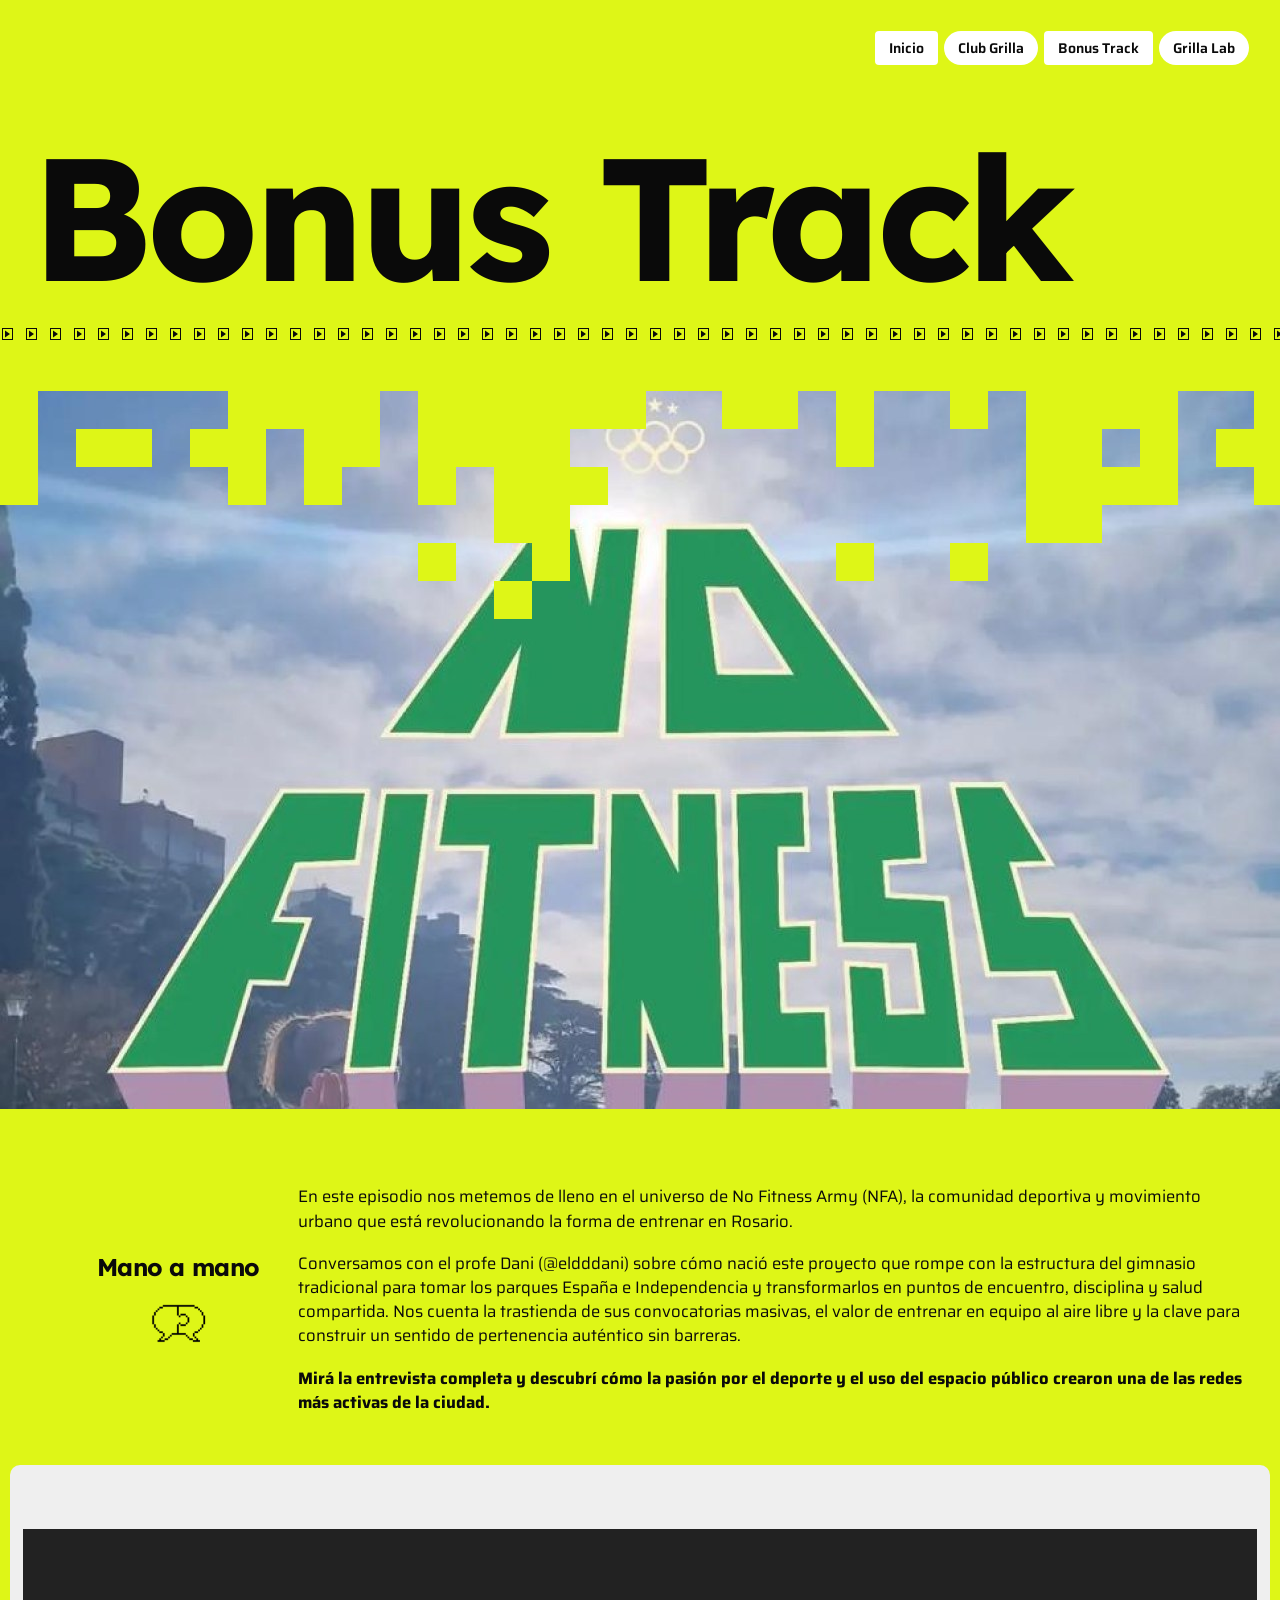
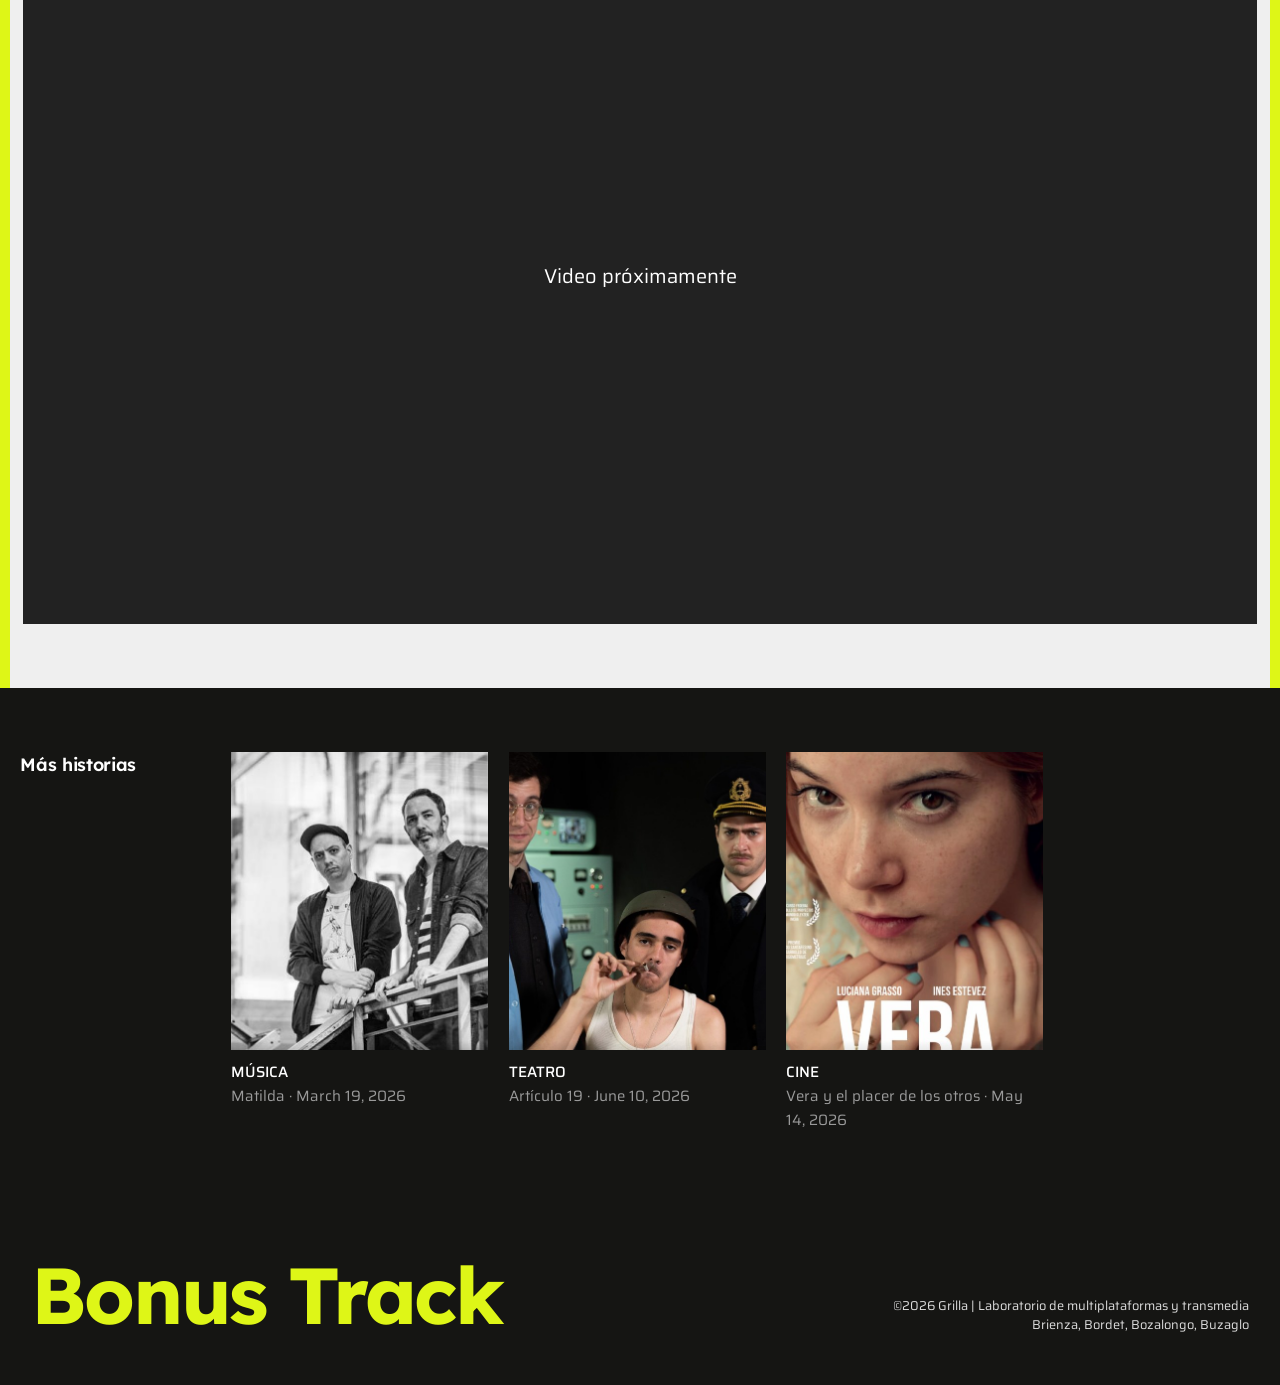
<file: no-fitness.html>
<!doctype html><html lang="es"><head><meta charset="utf-8"><meta name="viewport" content="width=device-width,initial-scale=1"><title>No Fitness Army | Bonus Track · Grilla</title><meta name="description" content="En este episodio nos metemos de lleno en el universo de No Fitness Army (NFA), la comunidad deportiva y movimiento urbano que está revolucionando la f"><link rel="preconnect" href="https://fonts.googleapis.com"><link rel="preconnect" href="https://fonts.gstatic.com" crossorigin><link href="https://fonts.googleapis.com/css2?family=Lexend:wght@500;600;700;800&family=Saira:wght@400;500;600;700&family=Saira+Condensed:wght@800&display=swap" rel="stylesheet"><link rel="stylesheet" href="styles.css"></head><body>
<main class="story" style="--c:#def617">
<header class="head"><div class="top"><nav class="nav" aria-label="Principal"><a href="index.html">Inicio</a><a href="club-grilla.html">Club Grilla</a><a href="bonus-track.html" aria-current="true">Bonus Track</a><a href="grilla-lab.html">Grilla Lab</a></nav></div><h1 class="display">Bonus Track</h1><div class="strip" aria-hidden="true"></div>
<img class="hero-img" src="assets/hero-nofitness.jpg" alt="Letras gigantes de No Fitness sobre el cielo de Rosario"></header>
<section class="mano"><h2>Mano a mano<img src="assets/icon-mano.png" alt=""></h2><div class="txt"><p>En este episodio nos metemos de lleno en el universo de No Fitness Army (NFA), la comunidad deportiva y movimiento urbano que está revolucionando la forma de entrenar en Rosario.</p><p>Conversamos con el profe Dani (@eldddani) sobre cómo nació este proyecto que rompe con la estructura del gimnasio tradicional para tomar los parques España e Independencia y transformarlos en puntos de encuentro, disciplina y salud compartida. Nos cuenta la trastienda de sus convocatorias masivas, el valor de entrenar en equipo al aire libre y la clave para construir un sentido de pertenencia auténtico sin barreras.</p><p>Mirá la entrevista completa y descubrí cómo la pasión por el deporte y el uso del espacio público crearon una de las redes más activas de la ciudad.</p></div></section>
<section class="video" aria-label="Entrevista completa"><div class="frame" data-youtube=""></div></section></main>
<section class="more"><h2>Más historias</h2><ul><li><a href="matilda.html"><img src="assets/card-matilda.jpg" alt="" loading="lazy"><b>MÚSICA</b><span>Matilda · March 19, 2026</span></a></li><li><a href="articulo-19.html"><img src="assets/card-teatro.jpg" alt="" loading="lazy"><b>TEATRO</b><span>Artículo 19 · June 10, 2026</span></a></li><li><a href="vera.html"><img src="assets/card-vera.jpg" alt="" loading="lazy"><b>CINE</b><span>Vera y el placer de los otros · May 14, 2026</span></a></li></ul></section>
<footer><div class="display">Bonus Track</div><small>©2026 Grilla | Laboratorio de multiplataformas y transmedia<br>Brienza, Bordet, Bozalongo, Buzaglo</small></footer><script src="script.js"></script></body></html>
</file>
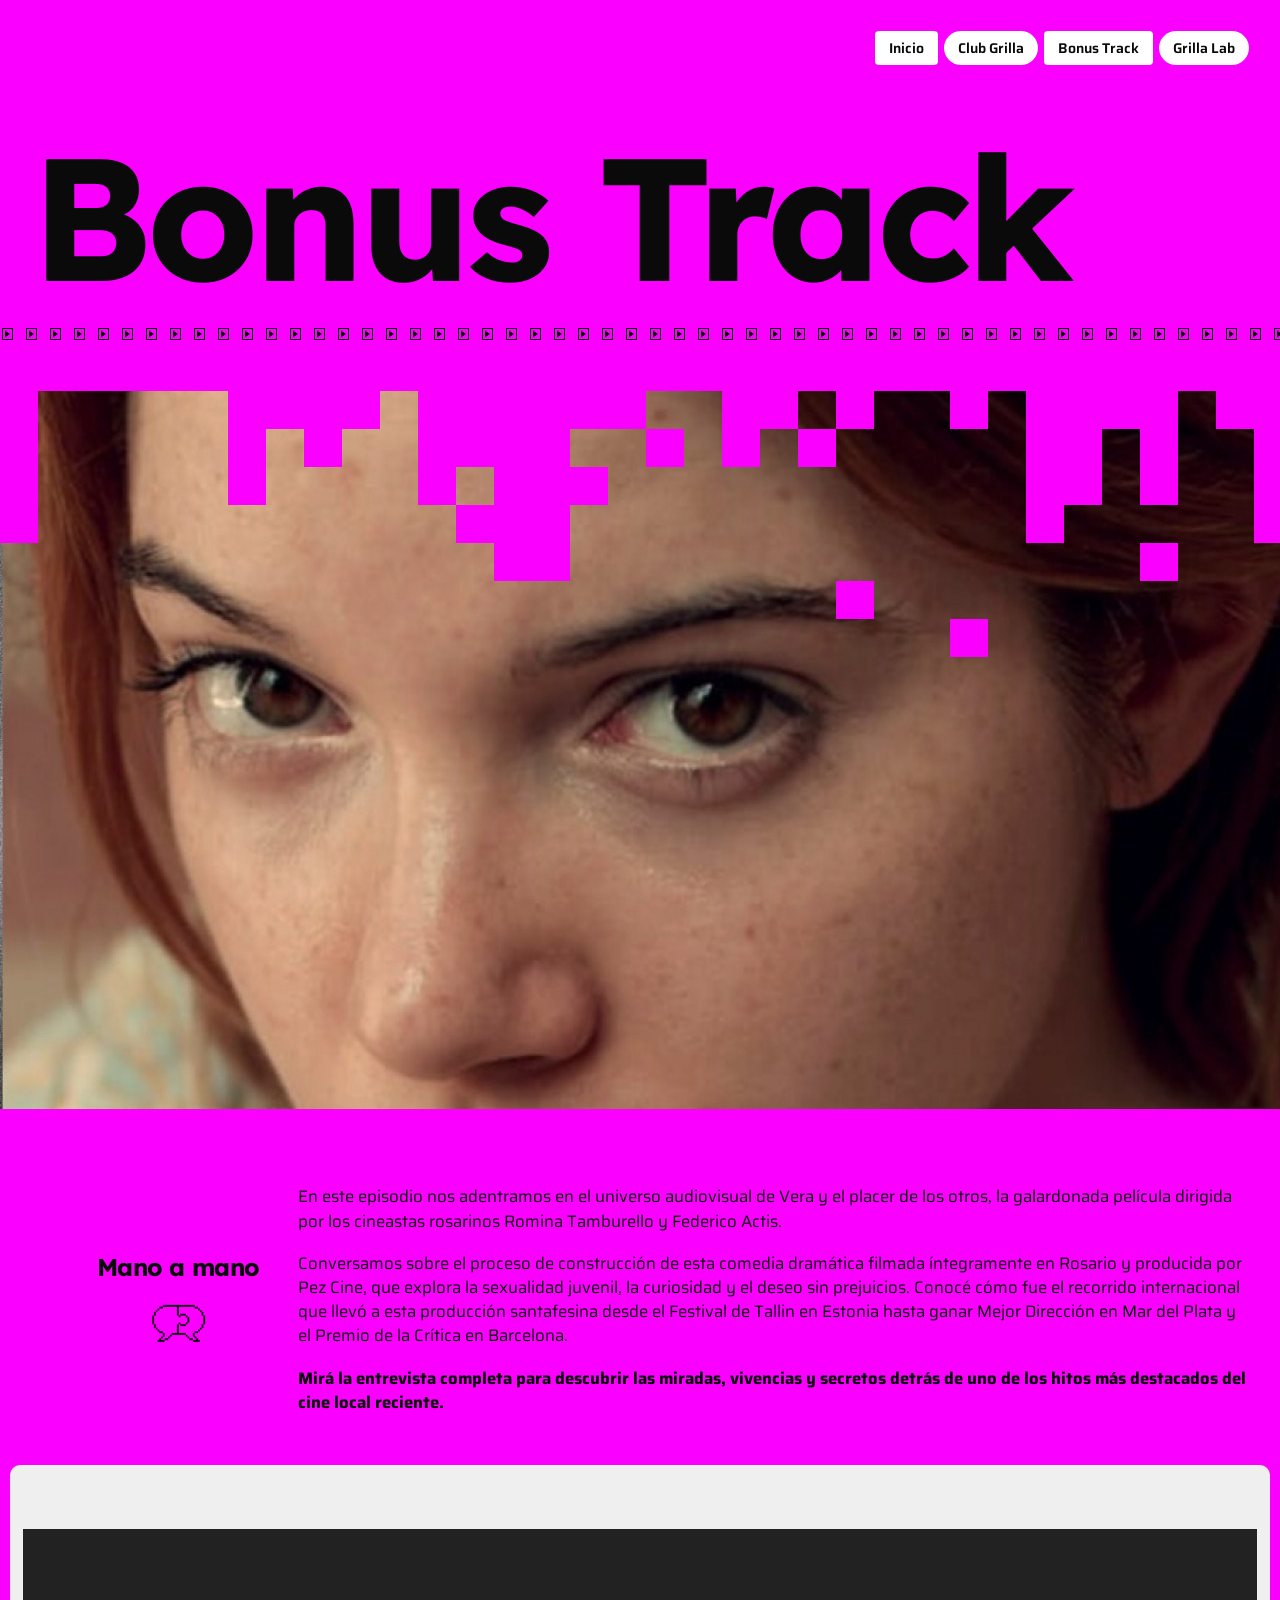
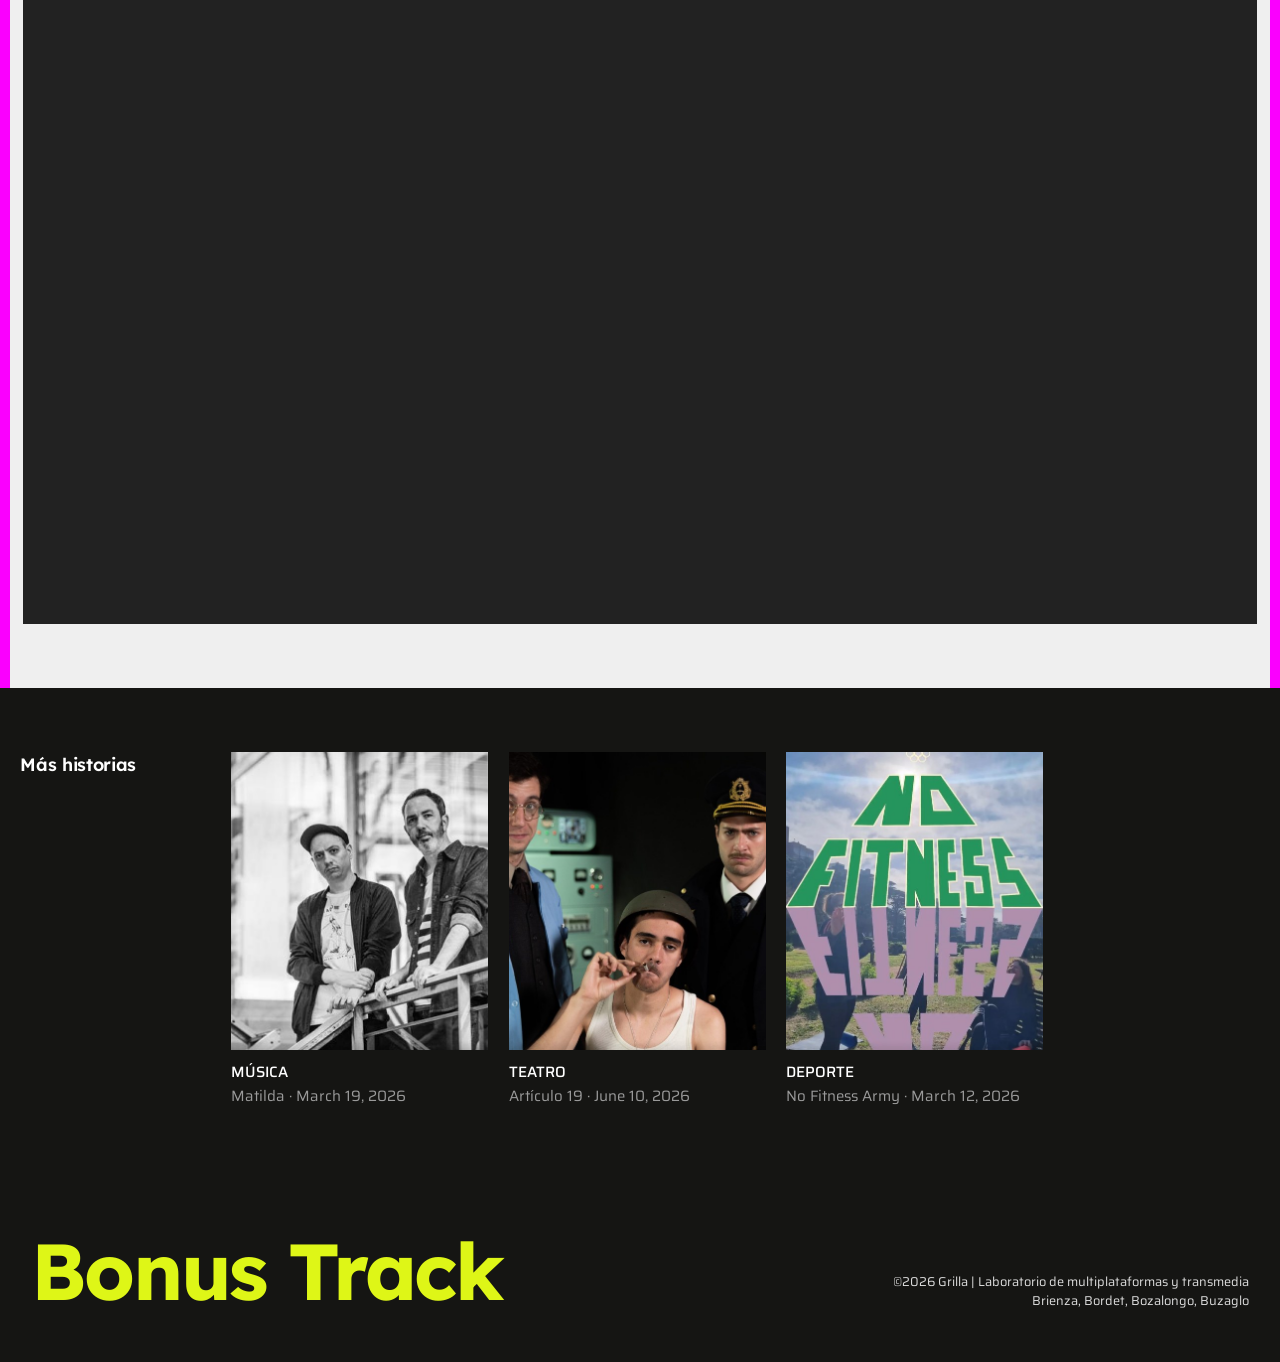
<file: vera.html>
<!doctype html><html lang="es"><head><meta charset="utf-8"><meta name="viewport" content="width=device-width,initial-scale=1"><title>Vera y el placer de los otros | Bonus Track · Grilla</title><meta name="description" content="En este episodio nos adentramos en el universo audiovisual de Vera y el placer de los otros, la galardonada película dirigida por los cineastas rosari"><link rel="preconnect" href="https://fonts.googleapis.com"><link rel="preconnect" href="https://fonts.gstatic.com" crossorigin><link href="https://fonts.googleapis.com/css2?family=Lexend:wght@500;600;700;800&family=Saira:wght@400;500;600;700&family=Saira+Condensed:wght@800&display=swap" rel="stylesheet"><link rel="stylesheet" href="styles.css"></head><body>
<main class="story" style="--c:#fa00fe">
<header class="head"><div class="top"><nav class="nav" aria-label="Principal"><a href="index.html">Inicio</a><a href="club-grilla.html">Club Grilla</a><a href="bonus-track.html" aria-current="true">Bonus Track</a><a href="grilla-lab.html">Grilla Lab</a></nav></div><h1 class="display">Bonus Track</h1><div class="strip" aria-hidden="true"></div>
<img class="hero-img" src="assets/hero-vera.jpg" alt="Primer plano de Vera, protagonista de la película"></header>
<section class="mano"><h2>Mano a mano<img src="assets/icon-mano.png" alt=""></h2><div class="txt"><p>En este episodio nos adentramos en el universo audiovisual de Vera y el placer de los otros, la galardonada película dirigida por los cineastas rosarinos Romina Tamburello y Federico Actis.</p><p>Conversamos sobre el proceso de construcción de esta comedia dramática filmada íntegramente en Rosario y producida por Pez Cine, que explora la sexualidad juvenil, la curiosidad y el deseo sin prejuicios. Conocé cómo fue el recorrido internacional que llevó a esta producción santafesina desde el Festival de Tallin en Estonia hasta ganar Mejor Dirección en Mar del Plata y el Premio de la Crítica en Barcelona.</p><p>Mirá la entrevista completa para descubrir las miradas, vivencias y secretos detrás de uno de los hitos más destacados del cine local reciente.</p></div></section>
<section class="video" aria-label="Entrevista completa"><div class="frame" data-youtube="nDeCKs1OYRw"></div></section></main>
<section class="more"><h2>Más historias</h2><ul><li><a href="matilda.html"><img src="assets/card-matilda.jpg" alt="" loading="lazy"><b>MÚSICA</b><span>Matilda · March 19, 2026</span></a></li><li><a href="articulo-19.html"><img src="assets/card-teatro.jpg" alt="" loading="lazy"><b>TEATRO</b><span>Artículo 19 · June 10, 2026</span></a></li><li><a href="no-fitness.html"><img src="assets/card-nofitness.jpg" alt="" loading="lazy"><b>DEPORTE</b><span>No Fitness Army · March 12, 2026</span></a></li></ul></section>
<footer><div class="display">Bonus Track</div><small>©2026 Grilla | Laboratorio de multiplataformas y transmedia<br>Brienza, Bordet, Bozalongo, Buzaglo</small></footer><script src="script.js"></script></body></html>
</file>
<file: styles.css>
:root{--purple:#7e2eef;--lime:#def617;--orange:#f45606;--magenta:#fa00fe;--blue:#091eff;--dark:#151513;--ink:#0a0a0a}
*{box-sizing:border-box;margin:0;padding:0}
html{scroll-behavior:smooth}
body{font-family:'Saira',system-ui,sans-serif;color:var(--ink);background:var(--dark);line-height:1.45;-webkit-font-smoothing:antialiased}
img{display:block;max-width:100%}
a{color:inherit;text-decoration:none}
:focus-visible{outline:3px solid #fff;outline-offset:3px;box-shadow:0 0 0 6px var(--ink)}
.display{font-family:'Lexend',sans-serif;font-weight:700;letter-spacing:-.03em;line-height:1}
/* nav */
.top{display:flex;justify-content:space-between;align-items:center;padding:clamp(14px,2.4vw,34px) clamp(14px,2.4vw,34px) 0;gap:12px;flex-wrap:wrap}
.logo{font-family:'Lexend',sans-serif;font-weight:700;font-size:clamp(26px,3.2vw,40px);letter-spacing:-.04em;color:#fff}
.nav{margin-left:auto;display:flex;gap:6px;flex-wrap:wrap}
.nav a{background:#fff;color:var(--navc,var(--ink));font-weight:600;font-size:clamp(12px,1.1vw,15px);padding:7px 14px;border-radius:99px}
.nav a:nth-child(odd){border-radius:4px}
.nav a:hover{background:var(--ink);color:#fff}
/* landing hero */
.hero{background:var(--purple) url(assets/hero-bg.jpg) center bottom/cover no-repeat;min-height:clamp(300px,min(63vw,calc(100vh - 24px)),805px);display:flex;flex-direction:column;justify-content:space-between;color:#fff;padding-bottom:clamp(8px,1.5vw,20px)}
.hero h1{position:absolute;width:1px;height:1px;overflow:hidden;clip:rect(0 0 0 0)}
.hero h1{font-size:clamp(56px,13.6vw,200px);padding:0 clamp(14px,1.2vw,20px)}
/* tarjetas */
.cards{display:grid;grid-template-columns:1fr 1fr;gap:clamp(4px,.8vw,10px);padding:clamp(4px,.8vw,10px) 0 0}
.card{position:relative;display:block;overflow:hidden;aspect-ratio:625/690;background:#222}
.card img{width:100%;height:100%;object-fit:cover;transition:transform .5s}
.card:hover img{transform:scale(1.03)}
.cap{position:absolute;inset:auto 0 0 0;padding:clamp(24px,4vw,56px) clamp(10px,1.3vw,18px) clamp(8px,1.2vw,16px);color:#fff;font-size:clamp(11px,1.15vw,16px);display:flex;flex-direction:column;background:linear-gradient(transparent,rgba(110,48,28,.88))}
.cap b{font-weight:500;text-transform:uppercase}
/* quienes somos */
.about{display:grid;grid-template-columns:minmax(0,.72fr) minmax(0,2fr);background:var(--magenta);color:#fff;margin-top:clamp(4px,.8vw,10px)}
.about img.ph{width:100%;height:100%;object-fit:cover}
.about .t{position:relative;padding:clamp(24px,5vw,70px);display:flex;flex-direction:column;justify-content:center;gap:clamp(20px,5vw,70px)}
h2.sec{font-family:'Saira Condensed',sans-serif;font-weight:800;line-height:1.02;letter-spacing:-.01em}
.about h2{font-size:clamp(34px,5.4vw,70px);text-align:center}
.about p{font-size:clamp(13px,1.35vw,18px);max-width:62ch;margin:0 auto}
.about .grillo{position:absolute;right:clamp(10px,2vw,28px);bottom:clamp(10px,2vw,28px);width:clamp(36px,5vw,64px)}
/* lab */
.lab{background:var(--blue);color:#fff;padding:clamp(18px,3vw,40px) clamp(10px,1.2vw,16px) clamp(10px,1.2vw,16px);text-align:center}
.lab h2{font-size:clamp(34px,6.6vw,88px);max-width:14em;margin:0 auto clamp(18px,3vw,40px)}
.lab a{display:block}.lab img{width:100%}
/* geogrilla */
.geo{background:var(--lime);display:grid;grid-template-columns:1.5fr 1fr;gap:clamp(16px,3vw,40px);align-items:center;padding:clamp(24px,5vw,70px)}
.geo h2{font-family:'Lexend',sans-serif;font-weight:800;font-size:clamp(40px,6vw,80px);letter-spacing:-.04em;display:flex;align-items:center;gap:.2em;margin-bottom:.4em}
.geo h2 svg{width:.55em;height:.55em}
.geo p{font-size:clamp(14px,1.45vw,19px);max-width:46ch;margin-bottom:1em}
.geo .stores{display:flex;gap:10px;flex-wrap:wrap}
.geo .stores img{height:clamp(36px,4vw,54px);width:auto;border-radius:10px}
.geo>img{width:100%;max-width:460px;justify-self:center}
/* club */
.club{display:block;background:var(--dark)}.club img{width:100%}
/* footer */
footer{background:var(--dark);color:#fff;display:flex;justify-content:space-between;align-items:flex-end;gap:16px;flex-wrap:wrap;padding:clamp(24px,4vw,56px) clamp(14px,2.4vw,34px)}
footer .display{color:var(--lime);font-size:clamp(40px,6.2vw,86px)}
footer small{font-size:clamp(11px,1vw,14px);text-align:right;color:#ddd}
/* historia */
.story{background:var(--c)}
.story .head{padding-bottom:clamp(12px,2vw,24px)}
.story h1{font-size:clamp(56px,13.6vw,200px);padding:clamp(24px,5vw,70px) clamp(14px,2.4vw,34px) clamp(12px,2vw,24px);color:var(--ink)}
.strip{height:14px;background:var(--ink);-webkit-mask:url("data:image/svg+xml,%3Csvg xmlns='http://www.w3.org/2000/svg' width='24' height='14' viewBox='0 0 24 14'%3E%3Cpath d='M2 1h11v12H2zM3 2v10h9V2z M5 3.5l5 3.5-5 3.5z' fill-rule='evenodd'/%3E%3C/svg%3E") repeat-x;mask:url("data:image/svg+xml,%3Csvg xmlns='http://www.w3.org/2000/svg' width='24' height='14' viewBox='0 0 24 14'%3E%3Cpath d='M2 1h11v12H2zM3 2v10h9V2z M5 3.5l5 3.5-5 3.5z' fill-rule='evenodd'/%3E%3C/svg%3E") repeat-x}
.story .hero-img{width:100%;aspect-ratio:1280/718;object-fit:cover;margin-top:clamp(20px,4vw,50px)}
.story .hero-img.inset{width:calc(100% - clamp(8px,1.4vw,20px));margin-inline:auto;border-radius:10px}
.mano{display:grid;grid-template-columns:minmax(120px,.24fr) minmax(0,1fr);gap:clamp(16px,3vw,40px);padding:clamp(24px,4vw,56px) clamp(14px,2.4vw,34px)}
.mano h2{font-family:'Lexend',sans-serif;font-weight:700;font-size:clamp(17px,1.9vw,25px);letter-spacing:-.03em;text-align:center;align-self:center;justify-self:end;width:max-content}
.mano h2 img{width:clamp(40px,5vw,66px);margin:12px auto 0}
.mano .txt{max-width:88ch;font-size:clamp(14px,1.3vw,17px)}
.mano p{margin-bottom:1.1em}.mano p:last-child{font-weight:700;margin:0}.mano .only p{font-weight:400}
.video{background:#efefef;margin:0 clamp(4px,.8vw,10px);padding:clamp(24px,5vw,70px) clamp(8px,1vw,14px);border-radius:10px 10px 0 0}
.video .frame{aspect-ratio:16/9;background:#222;position:relative}
.video iframe{position:absolute;inset:0;width:100%;height:100%;border:0}
.video .soon{position:absolute;inset:0;display:grid;place-items:center;color:#fff;font-size:clamp(14px,1.6vw,20px)}
.more{background:var(--dark);color:#fff;display:grid;grid-template-columns:minmax(80px,.18fr) minmax(0,1fr);gap:clamp(12px,2vw,28px);padding:clamp(28px,5vw,70px) clamp(14px,1.6vw,22px)}
.more h2{font-family:'Lexend',sans-serif;font-weight:600;font-size:clamp(14px,1.4vw,19px);letter-spacing:-.02em}
.more ul{list-style:none;display:flex;gap:clamp(10px,1.6vw,24px);overflow-x:auto;scroll-snap-type:x mandatory;padding-bottom:8px}
.more li{flex:0 0 clamp(190px,25%,272px);scroll-snap-align:start}
.more img{width:100%;aspect-ratio:234/272;object-fit:cover;margin-bottom:12px}
.more b{display:block;font-weight:500;text-transform:uppercase;font-size:15px}
.more span{color:#9a9a9a;font-size:15px}
@media(max-width:760px){
 .about,.geo,.mano,.more{grid-template-columns:1fr}
 .about img.ph{height:240px}
 .mano h2{text-align:left;display:flex;align-items:center;gap:14px;justify-self:start}.mano h2 img{margin:0}
 .geo>img{max-width:320px}
 footer small{text-align:left}
}
@media(max-width:520px){.cards{grid-template-columns:1fr}.card{aspect-ratio:4/4.2}}
@media(prefers-reduced-motion:reduce){html{scroll-behavior:auto}.card img{transition:none}}
/* club grilla / grilla lab */
.page{background:var(--c);color:#fff;--navc:var(--c);overflow:hidden}
.page .top{padding-right:clamp(14px,6.7vw,86px);padding-top:clamp(14px,3.7vw,47px)}
.page h1{font-size:clamp(52px,11.7vw,170px);font-weight:800;padding:clamp(24px,5vw,70px) clamp(16px,4.6vw,59px) 0}
.info{display:grid;grid-template-columns:minmax(0,1.9fr) minmax(0,1fr);gap:clamp(24px,6vw,100px);padding:clamp(28px,4.6vw,60px) clamp(16px,4.6vw,59px) clamp(48px,7vw,90px);font-size:clamp(15px,1.45vw,19px);line-height:1.55}
.info p+p{margin-top:1.5em}
.info aside{padding-left:clamp(0px,1.4vw,18px)}
.info aside h2{font-size:clamp(17px,1.65vw,22px);font-weight:700;line-height:1.3;margin-bottom:1.1em}
.cat{margin-top:1.3em}.cat b{display:flex;align-items:center;gap:.4em;font-weight:700}.cat b img{width:1em;height:1em;object-fit:contain}
.cat span{display:block;padding-left:1.4em}
.mail{font-weight:700}
.mailwrap{position:relative;display:inline-block;white-space:nowrap}
.hand{position:absolute;left:100%;top:-.5em;margin:0 0 0 .9em;width:clamp(44px,6.2vw,80px)}
.pix{display:block;width:100%}
.page+footer{padding-top:clamp(60px,18vw,240px)}
/* bonus track (índice) */
.grey{background:#efefef;color:var(--ink);font-family:'Hanken Grotesk','Saira',sans-serif;padding:clamp(40px,7vw,90px) clamp(16px,2vw,24px) clamp(50px,8vw,110px)}
.grey .col{max-width:640px;margin:0 auto}
.grey section+section{margin-top:clamp(48px,8vw,100px)}
.grey h3{font-family:'Lexend',sans-serif;font-weight:700;font-size:clamp(15px,1.4vw,18px);letter-spacing:-.02em;margin-bottom:1.4em}
.grey h3 a:hover{text-decoration:underline;text-underline-offset:4px}
.grey p{font-size:clamp(15px,1.4vw,17.5px);line-height:1.6}
.grey b{font-weight:700}
@media(max-width:760px){.info{grid-template-columns:1fr}.info aside{padding-left:0}}

@supports(height:100svh){.hero{min-height:clamp(300px,min(63vw,calc(100svh - 24px)),805px)}}

/* efecto de píxeles que caen sobre la foto (lo crea script.js) */
.story .herowrap{position:relative;overflow:hidden;margin-top:clamp(20px,4vw,50px)}
.story .herowrap.inset{width:calc(100% - clamp(8px,1.4vw,20px));margin-inline:auto;border-radius:10px}
.story .herowrap .hero-img{margin:0;width:100%;border-radius:0}
.pixdrip{position:absolute;left:0;top:0;display:block;color:var(--c);pointer-events:none}
</file>
